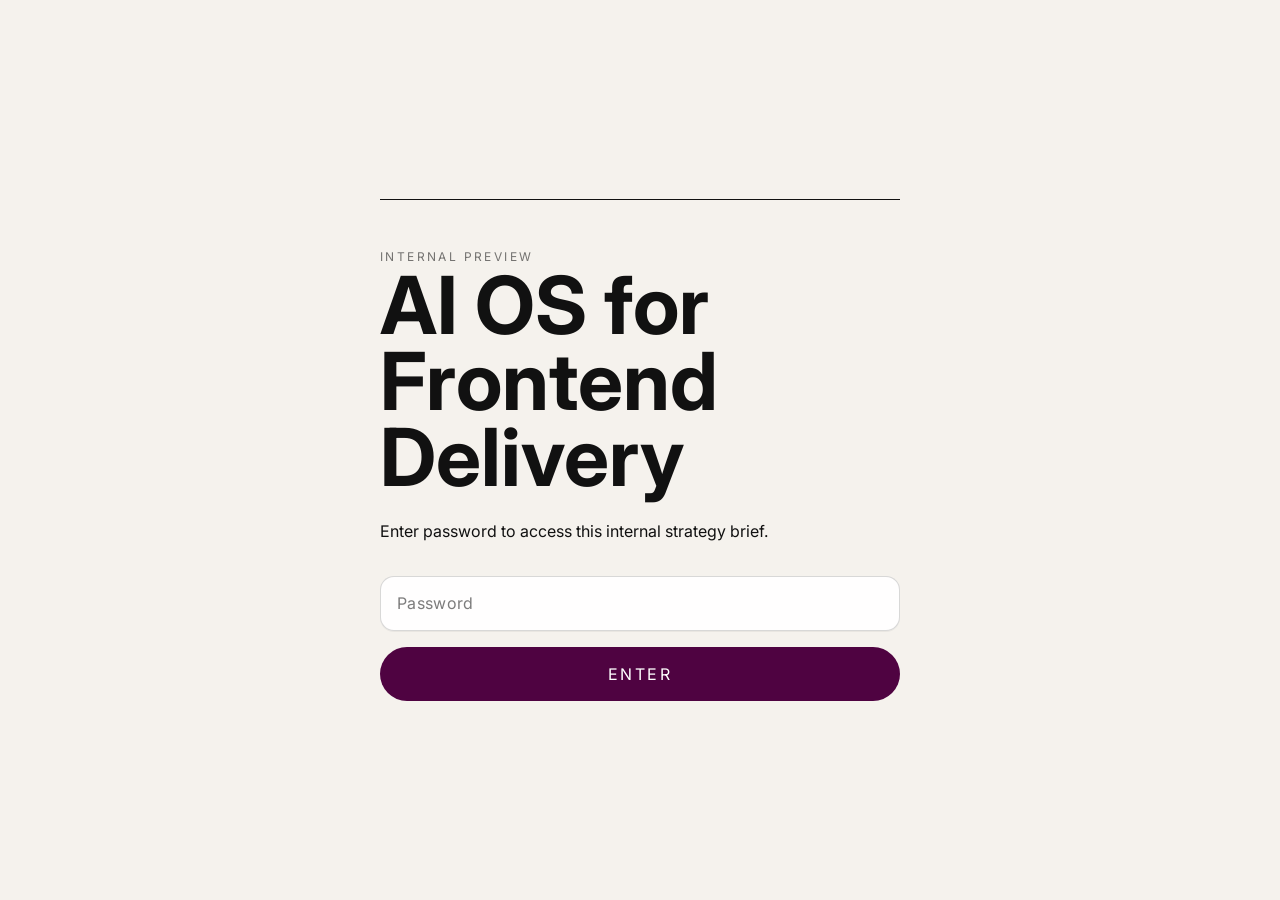
<file: examples/ai-os-work-brief/index.html>
<!doctype html>
<html lang="en" data-theme="light">
  <head>
    <meta charset="utf-8" />
    <meta name="viewport" content="width=device-width, initial-scale=1" />
    <meta name="color-scheme" content="light dark" />
    <meta
      name="description"
      content="AI OS for Frontend Delivery — an internal strategy brief for building, validating, and scaling frontend work."
    />
    <title>AI OS for Frontend Delivery</title>

    <link rel="preconnect" href="https://fonts.googleapis.com" />
    <link rel="preconnect" href="https://fonts.gstatic.com" crossorigin />
    <link
      href="https://fonts.googleapis.com/css2?family=Inter:wght@400;500;600;700&display=swap"
      rel="stylesheet"
    />
    <link rel="stylesheet" href="./styles.css" />
  </head>

  <body>
    <!-- PASSWORD GATE -->
  <div id="gate" class="gate">
    <div class="gate-inner">
      <p class="section-label">INTERNAL PREVIEW</p>
      <h1>AI OS for<br />Frontend Delivery</h1>
      <p>Enter password to access this internal strategy brief.</p>

      <input
        type="password"
        id="password"
        placeholder="Password"
        autocomplete="current-password"
      />

      <button class="gate-button" type="button" onclick="checkPassword()">Enter</button>

      <p id="gate-error" class="gate-error" hidden>
        Incorrect password.
      </p>
    </div>
  </div>
   <!-- PAGE CONTENT -->
  <div id="content-wrap" style="display: none;">
    <a class="skip-link" href="#content">Skip to content</a>

    <header class="site-header" role="banner">
      <div class="container header-inner">
        <div class="brand">
          <span class="brand-mark" aria-hidden="true"></span>
          <span class="brand-text">Liberty London internal — frontend</span>
        </div>

        <nav class="site-nav" aria-label="Page">
          <a class="nav-link" href="#summary">Summary</a>
          <a class="nav-link" href="#problems">Problems</a>
          <a class="nav-link" href="#system">System</a>
          <a class="nav-link" href="#use-cases">Use cases</a>
          <a class="nav-link" href="#ask">Ask</a>
          <button class="theme-toggle" type="button" data-theme-toggle aria-pressed="false">
            <span class="theme-toggle__mode" data-theme-toggle-label>Light</span>
          </button>
        </nav>
      </div>
      <div class="container">
        <div class="hairline" aria-hidden="true"></div>
      </div>
    </header>

    <main id="content" class="site-main">
      <!-- INTRO / HERO → SUMMARY (sticky rail only across this block) -->
      <div class="intro">
        <div class="container intro-grid">
          <div class="intro-left">
            <!-- SECTION 00 / HERO -->
            <section class="section hero" aria-labelledby="hero-title">
              <div class="reveal">
                <p class="kicker">Work AI OS</p>
                <h1 id="hero-title" class="hero-title">
                  AI OS for<br />
                  Frontend<br />
                  Delivery
                </h1>
                <p class="hero-subtitle">
                  A structured system for how frontend work is built, validated, and
                  scaled —  across SFCC, Amplience, Dynamic Yield, and the Email Design System.
                </p>

                <ul class="outcomes" aria-label="Outcomes">
                  <li><span class="dot" aria-hidden="true"></span>Faster delivery</li>
                  <li>
                    <span class="dot" aria-hidden="true"></span>More consistency
                  </li>
                  <li>
                    <span class="dot" aria-hidden="true"></span>Less repeat work
                  </li>
                </ul>
              </div>
            </section>
            <!-- SECTION 01 / EXECUTIVE SUMMARY -->
            <section class="section" id="summary" aria-labelledby="summary-title">
              <div class="section-head reveal">
                <p class="section-label">SECTION 01 / SUMMARY</p>
                <h2 id="summary-title" class="section-title">
                  A system for<br />
                  frontend delivery.
                </h2>
              </div>

              <div class="prose reveal">
                <p class="lead">
                  Structuring how work is done. Assigning clear roles to tools. Turning
                  outputs into reusable systems.
                </p>
                
                <p class="muted">
                  This is not “AI writing code.” It’s a deliberate operating system:
                  reasoning before execution, controlled changes, and a repo that
                  preserves decisions.
                </p>
              </div>
            </section>
          </div>

          <aside class="hero-aside intro-rail reveal" aria-label="At a glance">
            <div class="rail">
              <div class="rail-item">
                <div class="rail-label">SCOPE</div>
                <div class="rail-title">Frontend</div>
                <div class="rail-body">
                  SFCC, Amplience, Dynamic Yield, Email Design, Performance.
                </div>
              </div>

              <div class="rail-divider" aria-hidden="true"></div>

              <div class="rail-item">
                <div class="rail-label">SHAPE</div>
                <div class="rail-title">Think → Build → Store → Reuse</div>
                <div class="rail-body">A full loop. Each stage owned by one tool.</div>
              </div>

              <div class="rail-divider" aria-hidden="true"></div>

              <div class="rail-item">
                <div class="rail-label">STATUS</div>
                <div class="rail-title">In use</div>
                <div class="rail-body">Personal pilot. Ready to harden and share.</div>
              </div>
            </div>
          </aside>
        </div>
      </div>

      <!-- SECTION 02 / CURRENT PROBLEMS -->
      <section class="section" id="problems" aria-labelledby="problems-title">
        <div class="container">
          <div class="section-head reveal">
            <p class="section-label">SECTION 02 / PROBLEMS</p>
            <h2 id="problems-title" class="section-title">
              Current problems.
            </h2>
          </div>

          <ol class="problem-list" aria-label="Current problems">
            <li class="problem reveal">
              <div class="problem-index">Problem 01</div>
              <div class="problem-body">
                <h3 class="problem-title">Email fragmentation</h3>
                <p class="problem-strap">Same patterns, parallel implementations.</p>
                <p class="problem-copy">
                  Buttons, headers, and modules exist in slightly-different copies across
                  Responsys and Dynamic Yield templates. Older campaign-based builds carry
                  inconsistencies in responsiveness, spacing, and dark mode — each
                  refactor a manual pass.
                </p>
                <p class="impact">
                  <span class="impact-label">Impact</span>
                  Slower iteration. Inconsistent rendering. Growing QA load.
                </p>
              </div>
            </li>

            <li class="problem reveal">
              <div class="problem-index">Problem 02</div>
              <div class="problem-body">
                <h3 class="problem-title">Amplience &amp; SFCC</h3>
                <p class="problem-strap">Two systems, one boundary, no map.</p>
                <p class="problem-copy">
                  Content types have grown organically. How frontend templates connect
                  to PDP, PLP, slots, and ISML isn't documented in one place. New work
                  begins with time lost understanding existing structures.
                </p>
                <p class="impact">
                  <span class="impact-label">Impact</span>
                  Time lost understanding existing structures. Duplicate types. Brittle
                  templates.
                </p>
              </div>
            </li>

            <li class="problem reveal">
              <div class="problem-index">Problem 03</div>
              <div class="problem-body">
                <h3 class="problem-title">Documentation falls behind delivery</h3>
                <p class="problem-copy">
                  Knowledge lives in code, not in a shared system.
                </p>
              </div>
            </li>

            <li class="problem reveal">
              <div class="problem-index">Problem 04</div>
              <div class="problem-body">
                <h3 class="problem-title">Inconsistent design handoff</h3>
                <p class="problem-copy">
                  Unclear specifications across spacing, states, and tokens — with no shared
                  source between Figma and code.
                </p>
              </div>
            </li>

            <li class="problem reveal">
              <div class="problem-index">Problem 05</div>
              <div class="problem-body">
                <h3 class="problem-title">Repetitive, fragmented workflows</h3>
                <p class="problem-copy">
                  Campaigns and content updates carry their own steps. Effort
                  accumulates and delivery slows.
                </p>
              </div>
            </li>
          </ol>
        </div>
      </section>

      <!-- SECTION 03 / SYSTEM LOOP -->
      <section class="section" id="system" aria-labelledby="system-title">
        <div class="container">
          <div class="section-head reveal">
            <p class="section-label">SECTION 03 / THE SYSTEM</p>
            <h2 id="system-title" class="section-title">
              One loop.<br />
              Four stages.
            </h2>
          </div>

          <div class="stages-grid" role="list" aria-label="System loop stages">
            <article class="stage reveal" role="listitem">
              <header class="stage-head">
                <p class="stage-label">STAGE 01 — THINK</p>
                <h3 class="stage-title">Claude Code</h3>
              </header>
              <p class="stage-copy">Structured reasoning before code. Scope, constraints, edge cases.</p>
              <footer class="stage-foot">STRATEGY &amp; REASONING</footer>
            </article>

            <article class="stage reveal" role="listitem">
              <header class="stage-head">
                <p class="stage-label">STAGE 02 — BUILD</p>
                <h3 class="stage-title">Cursor</h3>
              </header>
              <p class="stage-copy">
                Execution against an explicit plan. Reviewed changes, never unattended.
              </p>
              <footer class="stage-foot">EXECUTION LAYER</footer>
            </article>

            <article class="stage reveal" role="listitem">
              <header class="stage-head">
                <p class="stage-label">STAGE 03 — STORE</p>
                <h3 class="stage-title">GitHub</h3>
              </header>
              <p class="stage-copy">
                Patterns, workflows, decisions and conventions captured in the repo.
              </p>
              <footer class="stage-foot">SYSTEM MEMORY</footer>
            </article>

            <article class="stage reveal" role="listitem">
              <header class="stage-head">
                <p class="stage-label">STAGE 04 — REUSE</p>
                <h3 class="stage-title">Claude Skills + Figma</h3>
              </header>
              <p class="stage-copy">
                Claude Skills and <span class="mono">design.md</span> replay yesterday’s standards into today's work.
              </p>
              <footer class="stage-foot">LEVERAGE</footer>
            </article>
          </div>
        </div>
      </section>

      <!-- SECTION 04 / MAPPED TO REAL WORK -->
      <section class="section" aria-labelledby="mapped-title">
        <div class="container">
          <div class="section-head reveal">
            <p class="section-label">SECTION 03 / THE SYSTEM</p>
            <h2 id="mapped-title" class="section-title">
              How the loop maps<br />
              to real work.
            </h2>
          </div>

          <div class="map-grid reveal" role="table" aria-label="Mapped to real work">
            <div class="map-row" role="row">
              <div class="map-key" role="rowheader">Planning</div>
              <div class="map-val" role="cell">
                Scoping content types, planning refactors, briefing templates before
                code.
              </div>
            </div>
            <div class="map-row" role="row">
              <div class="map-key" role="rowheader">Building</div>
              <div class="map-val" role="cell">
                Frontend components across SFCC, Amplience, Dynamic Yield · Email Design templates · components
                against Figma.
              </div>
            </div>
            <div class="map-row" role="row">
              <div class="map-key" role="rowheader">Storing</div>
              <div class="map-val" role="cell">
                Patterns and workflows captured · <span class="mono">design.md</span> · decisions and audit findings
                filed in the repo.
              </div>
            </div>
            <div class="map-row" role="row">
              <div class="map-key" role="rowheader">Reusing</div>
              <div class="map-val" role="cell">
                Skills enforce accessibility, performance, naming · <span class="mono">design.md</span> replays tokens into
                every component.
              </div>
            </div>
          </div>
        </div>
      </section>

      <!-- SECTION 05 / TOOL ROLES -->
      <section class="section" aria-labelledby="tools-title">
        <div class="container">
          <div class="section-head reveal">
            <p class="section-label">SECTION 03 / THE SYSTEM</p>
            <h2 id="tools-title" class="section-title">
              Four tools.<br />
              Four jobs.<br />
              Nothing exotic.
            </h2>
          </div>

          <div class="tools-grid">
            <article class="tool reveal">
              <h3 class="tool-title">Claude</h3>
              <p class="tool-copy">
                <strong class="tool-phase">Think</strong> — Reasoning, planning, code review. Plans before execution.
              </p>
            </article>
            <article class="tool reveal">
              <h3 class="tool-title">Cursor</h3>
              <p class="tool-copy">
                <strong class="tool-phase">Build</strong> — Code execution inside the repo. Diffs reviewed and committed by hand.
              </p>
            </article>
            <article class="tool reveal">
              <h3 class="tool-title">GitHub</h3>
              <p class="tool-copy">
                <strong class="tool-phase">Store</strong> — System memory. Code, <span class="mono">design.md</span>, decisions, skills — all in the repo.
              </p>
            </article>
            <article class="tool reveal">
              <h3 class="tool-title">Figma</h3>
              <p class="tool-copy">
                <strong class="tool-phase">Reuse</strong> — The design contract. Tokens and specs mirrored into <span class="mono">design.md</span>.
              </p>
            </article>
          </div>
        </div>
      </section>

      <!-- SECTION 06 / STAGE DEEP DIVES -->
      <section class="section" aria-labelledby="dives-title">
        <div class="container">
          <div class="section-head reveal">
            <p class="section-label">SECTION 03 / THE SYSTEM</p>
            <h2 id="dives-title" class="section-title">
              How the loop<br />
              works in practice.
            </h2>
          </div>

          <div class="dives">
            <article class="dive reveal">
              <header class="dive-head">
                <p class="dive-label">STAGE 01 — THINK</p>
                <h3 class="dive-title">Claude Code</h3>
              </header>
              <p class="dive-copy">
                Structured reasoning before any code is written. Scope, constraints, edge cases,
                naming, and the shape of the change — all decided upfront.
              </p>
              <div class="code-block" role="group" aria-label="Example prompt block">
                <div class="code-title">Example prompt</div>
                <pre><code>Plan refactor
— list shared modules across Responsys templates
— group by reuse pattern
— propose partials structure
— flag dark-mode &amp; spacing</code></pre>
              </div>
              <p class="muted">
                <span class="impact-label">In practice</span>
                Before opening the code editor; scope a refactor, draft a content-type plan, write the brief for a campaign template.
              </p>
            </article>

            <article class="dive reveal">
              <header class="dive-head">
                <p class="dive-label">STAGE 02 — BUILD</p>
                <h3 class="dive-title">Cursor</h3>
              </header>
              <p class="dive-copy">
                Execution against the plan. Frontend components across SFCC, Amplience, Dynamic Yield, and Email Design —
                always reviewed, not automated.
              </p>
              <div class="code-block" role="group" aria-label="Workflow block">
                <div class="code-title">Workflow</div>
                <pre><code>Build component
— follow design.md or specific-pattern.md
— reuse existing patterns
— propose change
— wait for review
— commit on approval</code></pre>
              </div>
              <p class="muted">
                <span class="impact-label">In practice</span>
                Cursor works the plan inside the repo. Each change is reviewed step-by-step before it lands on a branch or site.
              </p>
            </article>

            <article class="dive reveal">
              <header class="dive-head">
                <p class="dive-label">STAGE 03 — STORE</p>
                <h3 class="dive-title">GitHub</h3>
              </header>
              <p class="dive-copy">
                Patterns, workflows, decisions, and conventions captured where engineering already looks. The system has
                memory between sessions.
              </p>
              <div class="code-block" role="group" aria-label="Repo structure block">
                <div class="code-title">Stored in the repo</div>
                <pre><code>/system
design.md
skills/
decisions/
workflows/
audits/</code></pre>
              </div>
              <p class="muted">
                <span class="impact-label">In practice</span>
                Audit findings filed alongside the code. Decisions logged with intent. <span class="mono">design.md</span> kept current as part of every change.
              </p>
            </article>

            <article class="dive reveal">
              <header class="dive-head">
                <p class="dive-label">STAGE 04 — REUSE</p>
                <h3 class="dive-title">Claude Skills + Figma</h3>
              </header>
              <p class="dive-copy">
                Yesterday’s standards replayed into today’s work. Skills enforce checks; Figma + <span class="mono">design.md</span> replay tokens into
                every component.
              </p>
              <div class="code-block" role="group" aria-label="Checklist block">
                <div class="code-title">Replayed automatically</div>
                <pre><code>On every task
— accessibility check
— performance budget
— consistent naming
— house conventions
— tokens from design.md</code></pre>
              </div>
              <p class="muted">
                <span class="impact-label">In practice</span>
                A new component starts inside <span class="mono">design.md</span>, inherits skills, and reuses patterns already approved — not rediscovered each time.
              </p>
            </article>
          </div>
        </div>
      </section>

      <!-- SECTION 07 / DESIGN LAYER -->
      <section class="section" aria-labelledby="design-title">
        <div class="container">
          <div class="design-shell">
            <div class="design-left">
              <div class="section-head reveal">
                <p class="section-label">SECTION 03 / THE SYSTEM</p>
                <h2 id="design-title" class="section-title">
                  <span class="mono">design.md</span> —<br />
                  one file that bridges<br />
                  design and code.
                </h2>
              </div>

              <div class="prose reveal">
                <p class="lead">
                  One file in the repo. Tokens, spacing, and component contracts in plain
                  text. Designers, engineers, and AI tools all read the same source.
                </p>
                <p class="muted">
                  → Tokens stay in lockstep with Figma.<br />
                  → Components carry their own contract.<br />
                  → Drift becomes a diff, not a debate.
                </p>
              </div>
            </div>

            <div class="code-block reveal design-code" role="group" aria-label="design.md mini block">
              <div class="code-title">design.md</div>
              <pre><code>## Tokens
color.brand.primary = #4A0E37
color.surface.warm = #F5F2ED
space.grid = 8
radius.button = 0

## Components
Button/Primary
— must support keyboard focus ring
— min hit target: 44px
— track: cta_click(name, position)</code></pre>
            </div>
          </div>
        </div>
      </section>

      <!-- SECTION 08 / SKILLS SYSTEM -->
      <section class="section" aria-labelledby="skills-title">
        <div class="container">
          <div class="section-head reveal">
            <p class="section-label">SECTION 03 / THE SYSTEM</p>
            <h2 id="skills-title" class="section-title">
              Claude Skills replace memory<br />
              with enforcement.
            </h2>
          </div>

          <div class="skills-top">
            <div class="prose reveal">
              <p class="lead">
                A skill is a reusable instruction set Claude follows on every task. Standards enforced at write time —
                not caught in review.
              </p>
            </div>
            <blockquote class="quote reveal">
              <p>
                “Don't trust me to remember.<br />
                Make the system check.”
              </p>
            </blockquote>
          </div>

          <div class="skills-grid">
            <article class="skill reveal">
              <h3 class="skill-title">Accessibility</h3>
              <p class="skill-copy">
                WCAG checks on every component. Contrast, focus order, labelling, keyboard reachability — flagged at write time.
              </p>
            </article>
            <article class="skill reveal">
              <h3 class="skill-title">Performance</h3>
              <p class="skill-copy">
                Budget-aware by default. Image sizing, lazy loading, and weight thresholds surfaced before changes are reviewed.
              </p>
            </article>
            <article class="skill reveal">
              <h3 class="skill-title">Naming</h3>
              <p class="skill-copy">
                Consistent naming and structure. A single pattern across components and campaigns — readable to engineering, marketing, and analytics.
              </p>
            </article>
            <article class="skill reveal">
              <h3 class="skill-title">Conventions</h3>
              <p class="skill-copy">
                House style, without thinking. Folder structure, naming, commit notes — boring, but expensive when ignored.
              </p>
            </article>
          </div>
        </div>
      </section>

      <!-- SECTION 09 / COWORK TIERS -->
      <section class="section" aria-labelledby="tiers-title">
        <div class="container">
          <div class="section-head reveal">
            <p class="section-label">SECTION 03 / THE SYSTEM</p>
            <h2 id="tiers-title" class="section-title">
              Used in tiers —<br />
              reviewed, not automated.
            </h2>
          </div>

          <div class="tiers-grid">
            <article class="tier reveal">
              <h3 class="tier-title">Beginner</h3>
              <p class="tier-copy">
                <span class="impact-label">Use</span>
                Orientation, naming suggestions, copy editing.
              </p>
              <p class="tier-control">
                <span class="impact-label">Control</span>
                No write access. Step-by-step validation.
              </p>
            </article>

            <article class="tier reveal">
              <h3 class="tier-title">Intermediate</h3>
              <p class="tier-copy">
                <span class="impact-label">Use</span>
                Bounded edits in a single component. Reviewed changes, one at a time.
              </p>
              <p class="tier-control">
                <span class="impact-label">Control</span>
                Branch only. Controlled updates. Tests must pass.
              </p>
            </article>

            <article class="tier reveal">
              <h3 class="tier-title">Advanced</h3>
              <p class="tier-copy">
                <span class="impact-label">Use</span>
                Multi-file audits, structured refactors with clear scope.
              </p>
              <p class="tier-control">
                <span class="impact-label">Control</span>
                Plan reviewed first. Manual sign-off on every change.
              </p>
            </article>
          </div>
        </div>
      </section>

      <!-- SECTION 10 / USE CASES -->
      <section class="section" id="use-cases" aria-labelledby="usecases-title">
        <div class="container">
          <div class="section-head reveal">
            <p class="section-label">SECTION 04 / USE CASES</p>
            <h2 id="usecases-title" class="section-title">
              Use cases.
            </h2>
          </div>

          <div class="usecases-table reveal" role="table" aria-label="Use cases table">
            <div class="usecases-row" role="row">
              <div class="usecases-key" role="rowheader">
                <div class="usecases-kicker">Use case 01</div>
                <div class="usecases-title">Email design system refactor(s)</div>
              </div>
              <div class="usecases-val" role="cell">
                <div class="usecases-cells">
                  <div class="uc-cell">
                    <div class="uc-label">Problem</div>
                    <div class="uc-copy">
                      A legacy backlog of campaign templates needs refactor. Modules live in parallel copies across Responsys.
                    </div>
                  </div>
                  <div class="uc-cell">
                    <div class="uc-label">Current pain</div>
                    <div class="uc-copy">
                      Inconsistent rendering, dark mode handling, and spacing across templates. Single changes touch many files.
                    </div>
                  </div>
                  <div class="uc-cell">
                    <div class="uc-label">Solution</div>
                    <div class="uc-copy">
                      Map templates against <span class="mono">design.md</span>, identify inconsistencies, refactor into a shared module set — reviewed, not automated.
                    </div>
                  </div>
                  <div class="uc-cell">
                    <div class="uc-label">Outcome</div>
                    <div class="uc-copy">
                      Faster updates. Reduced QA issues. A scalable component system across the email programme.
                    </div>
                  </div>
                </div>
              </div>
            </div>

            <div class="usecases-row" role="row">
              <div class="usecases-key" role="rowheader">
                <div class="usecases-kicker">Use case 02</div>
                <div class="usecases-title">Amplience template audit</div>
              </div>
              <div class="usecases-val" role="cell">
                <div class="usecases-cells">
                  <div class="uc-cell">
                    <div class="uc-label">Problem</div>
                    <div class="uc-copy">
                      Content types and Handlebars templates have accumulated. Legacy template drift is unmapped.
                    </div>
                  </div>
                  <div class="uc-cell">
                    <div class="uc-label">Current pain</div>
                    <div class="uc-copy">
                      No audit visibility. Old templates stay live because no one has time to confirm they're unused.
                    </div>
                  </div>
                  <div class="uc-cell">
                    <div class="uc-label">Solution</div>
                    <div class="uc-copy">
                      A structured audit of templates and usage — mapping relationships between content types and site output. Reviewed, not automated.
                    </div>
                  </div>
                  <div class="uc-cell">
                    <div class="uc-label">Outcome</div>
                    <div class="uc-copy">
                      A current map of the Amplience &amp; SFCC seam — the artefact we never had time to write by hand.
                    </div>
                  </div>
                </div>
              </div>
            </div>

            <div class="usecases-row" role="row">
              <div class="usecases-key" role="rowheader">
                <div class="usecases-kicker">Use case 03</div>
                <div class="usecases-title">Proactive frontend performance</div>
              </div>
              <div class="usecases-val" role="cell">
                <div class="usecases-cells">
                  <div class="uc-cell">
                    <div class="uc-label">Problem</div>
                    <div class="uc-copy">
                      Performance is measured episodically. Issues across PDP, PLP, and content blocks surface late.
                    </div>
                  </div>
                  <div class="uc-cell">
                    <div class="uc-label">Current pain</div>
                    <div class="uc-copy">
                      Slow issue identification. Regressions live for days before anyone notices, making root cause harder to isolate.
                    </div>
                  </div>
                  <div class="uc-cell">
                    <div class="uc-label">Solution</div>
                    <div class="uc-copy">
                      Routine checks across templates and variants. Potential light integration with staging URLs. Advisory first — reviewed, not automated.
                    </div>
                  </div>
                  <div class="uc-cell">
                    <div class="uc-label">Outcome</div>
                    <div class="uc-copy">
                      Visibility. Faster issue identification. Proactive improvements — not a quarterly project.
                    </div>
                  </div>
                </div>
              </div>
            </div>
          </div>
        </div>
      </section>

      <!-- SECTION 11 / FUTURE VISION -->
      <section class="section" aria-labelledby="future-title">
        <div class="container">
          <div class="section-head reveal">
            <p class="section-label">SECTION 05 / FUTURE</p>
            <h2 id="future-title" class="section-title">
              Where this goes next —<br />
              practical next steps.
            </h2>
          </div>

          <div class="future-grid">
            <article class="future reveal">
              <h3 class="future-title">01 — Live performance dashboard</h3>
              <p class="future-copy">
                A team-visible view rolling up checks across homepage, PDP, PLP, and DY variants — weight, image size, render cost, trend over time.
              </p>
            </article>
            <article class="future reveal">
              <h3 class="future-title">02 — Accessibility monitoring</h3>
              <p class="future-copy">
                Continuous checks across staging surfaced as tickets the moment a regression appears — not weeks later by a user.
              </p>
            </article>
            <article class="future reveal">
              <h3 class="future-title">03 — System-level improvements</h3>
              <p class="future-copy">
                When Figma, <span class="mono">design.md</span>, and shipped components disagree, the system proposes the fix as a reviewed change.
              </p>
            </article>
          </div>

          <p class="closing-line reveal">
            <span class="hairline" aria-hidden="true"></span>
            Each reduces manual work. Together, they turn standards into something the
            system maintains.
          </p>
        </div>
      </section>

      <!-- SECTION 12 / RISK AND CONTROL -->
      <section class="section" aria-labelledby="risk-title">
        <div class="container">
          <div class="section-head reveal">
            <p class="section-label">SECTION 06 / RISK</p>
            <h2 id="risk-title" class="section-title">
              Where AI is used —<br />
              and where it is not.
            </h2>
          </div>

          <div class="two-col">
            <div class="panel reveal" aria-label="Used for">
              <h3 class="panel-title">Used for</h3>
              <ul class="bullets">
                <li>Reasoning and planning before code.</li>
                <li>Bounded code generation in a branch.</li>
                <li>Audits, documentation, scoped refactors.</li>
                <li>Standards enforcement via Claude Skills.</li>
                <li>
                  Supporting structured technical outputs (e.g. briefs, component descriptions)
                </li>
              </ul>
            </div>

            <div class="panel reveal" aria-label="Not used for">
              <h3 class="panel-title">Not used for</h3>
              <ul class="bullets">
                <li>Production deploys.</li>
                <li>Secrets, credentials, customer data.</li>
                <li>Unattended writes to main.</li>
                <li>Decisions about people or scope.</li>
                <li>Anything outside standard review and approval processes.</li>
              </ul>
            </div>
          </div>
        </div>
      </section>

      <!-- SECTION 13 / ASK -->
      <section class="section" id="ask" aria-labelledby="ask-title">
        <div class="container">
          <div class="section-head reveal">
            <p class="section-label">SECTION 07 / ASK</p>
            <h2 id="ask-title" class="section-title">
              Three asks —<br />
              small, sequenced,<br />
              reversible.
            </h2>
          </div>

          <ol class="ask-list" aria-label="Three asks">
            <li class="ask-item reveal">
              <div class="ask-index">01</div>
              <div class="ask-body">
                <h3 class="ask-title">Cursor subscription</h3>
                <p class="ask-copy">
                  (+ maybe more lightweight apps…) The execution layer. Already in personal use.
                </p>
              </div>
            </li>
            <li class="ask-item reveal">
              <div class="ask-index">02</div>
              <div class="ask-body">
                <h3 class="ask-title">Time to harden the system</h3>
                <p class="ask-copy">
                  Document skills, write <span class="mono">design.md</span>, prepare a tier-one
                  rollout.
                </p>
              </div>
            </li>
            <li class="ask-item reveal">
              <div class="ask-index">03</div>
              <div class="ask-body">
                <h3 class="ask-title">A path to team rollout</h3>
                <p class="ask-copy">
                  Once stable, share with team under the same risk tiers.
                </p>
              </div>
            </li>
          </ol>
        </div>
      </section>

      <!-- SECTION 14 / CLOSING -->
      <section class="section closing" aria-labelledby="closing-title">
        <div class="container">
          <div class="closing-inner reveal">
            <p class="section-label">SECTION 08 / CLOSING</p>
            <h2 id="closing-title" class="closing-title">
              This is about systems,<br />
              not tools.
            </h2>
            <p class="closing-sub">
              TOOLS CHANGE. THE SYSTEM COMPOUNDS. END.
            </p>
          </div>
        </div>
      </section>
    </main>

    <footer class="site-footer">
      <div class="container footer-inner">
        <div class="footer-left">
          <p class="footer-title">AI OS for Frontend Delivery</p>
          <p class="footer-sub">Internal strategy brief.</p>
        </div>
        <div class="footer-right">
          <a class="to-top" href="#content">Back to top</a>
        </div>
      </div>
    </footer>

    <script src="./script.js" defer></script>
  </body>
</html>
</file>
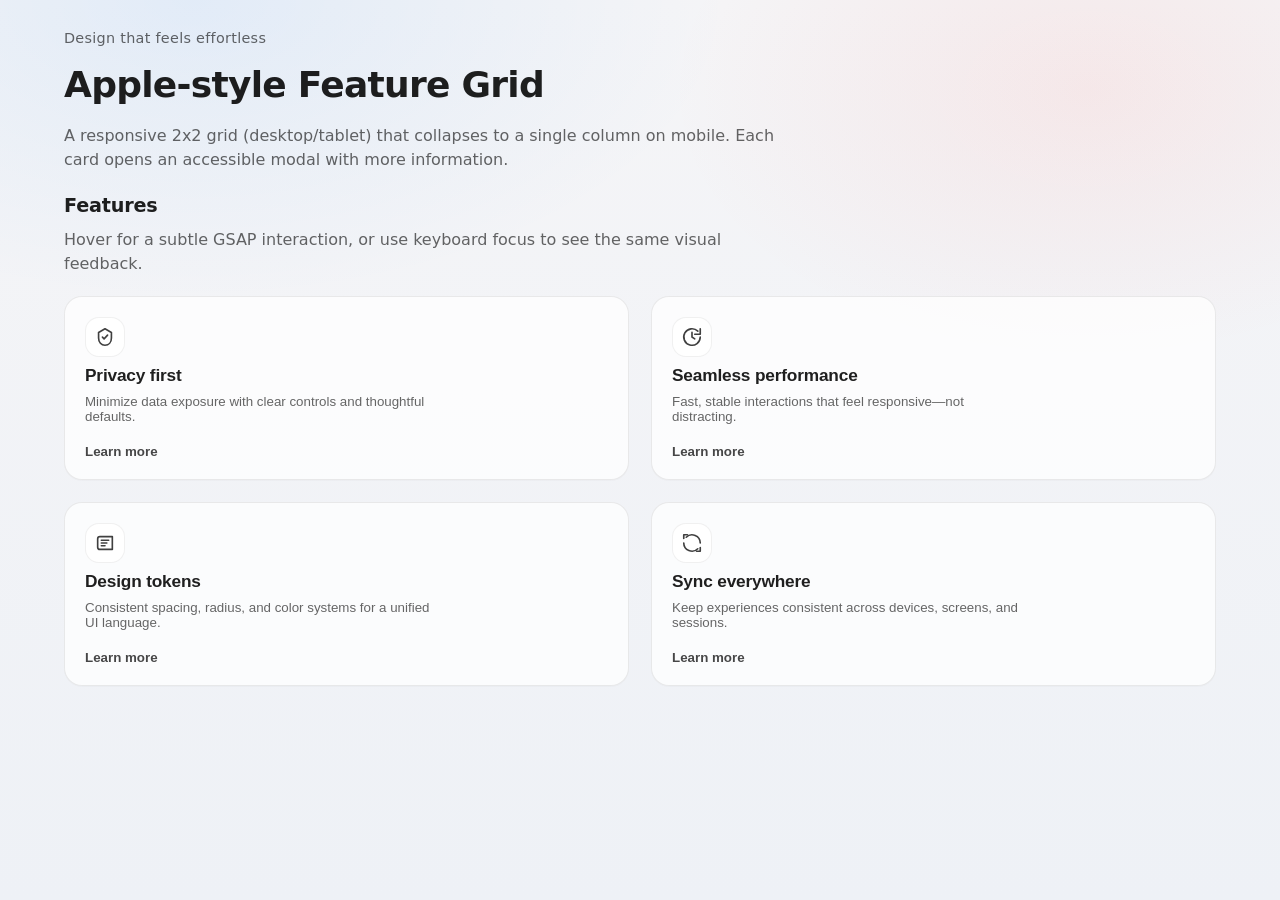
<file: examples/apple-feature-grid/index.html>
<!doctype html>
<html lang="en">
  <head>
    <meta charset="utf-8" />
    <meta name="viewport" content="width=device-width, initial-scale=1" />
    <title>Apple-style Feature Grid</title>
    <link rel="stylesheet" href="styles.css" />
    <script src="https://cdn.jsdelivr.net/npm/gsap@3.12.5/dist/gsap.min.js"></script>
  </head>
  <body>
    <header class="page-header">
      <div class="container">
        <p class="eyebrow">Design that feels effortless</p>
        <h1>Apple-style Feature Grid</h1>
        <p class="subhead">
          A responsive 2x2 grid (desktop/tablet) that collapses to a single column on mobile. Each card opens an
          accessible modal with more information.
        </p>
      </div>
    </header>

    <main class="container">
      <section class="feature-section" aria-labelledby="features-heading">
        <div class="section-head">
          <h2 id="features-heading">Features</h2>
          <p class="section-subhead">
            Hover for a subtle GSAP interaction, or use keyboard focus to see the same visual feedback.
          </p>
        </div>

        <div class="card-grid" role="list" aria-label="Feature cards">
          <article class="card-slot" role="listitem">
            <button
              class="feature-card"
              type="button"
              data-modal="modal-privacy"
              aria-haspopup="dialog"
              aria-controls="modal-privacy"
            >
              <div class="card-inner">
                <span class="card-icon" aria-hidden="true">
                  <svg viewBox="0 0 24 24" width="22" height="22" fill="none" stroke="currentColor" stroke-width="1.8">
                    <path
                      d="M12 3l7 4v6c0 5-3 8-7 8s-7-3-7-8V7l7-4z"
                      stroke-linecap="round"
                      stroke-linejoin="round"
                    />
                    <path
                      d="M9.2 12.2l1.8 1.8 3.8-4"
                      stroke-linecap="round"
                      stroke-linejoin="round"
                    />
                  </svg>
                </span>
                <h3 class="card-title">Privacy first</h3>
                <p class="card-summary">Minimize data exposure with clear controls and thoughtful defaults.</p>
                <span class="card-cta"
                  >Learn more<span class="sr-only"> about Privacy first</span></span
                >
              </div>
            </button>
          </article>

          <article class="card-slot" role="listitem">
            <button
              class="feature-card"
              type="button"
              data-modal="modal-performance"
              aria-haspopup="dialog"
              aria-controls="modal-performance"
            >
              <div class="card-inner">
                <span class="card-icon" aria-hidden="true">
                  <svg viewBox="0 0 24 24" width="22" height="22" fill="none" stroke="currentColor" stroke-width="1.8">
                    <path
                      d="M21 12a9 9 0 1 1-2.64-6.36"
                      stroke-linecap="round"
                      stroke-linejoin="round"
                    />
                    <path d="M21 3v6h-6" stroke-linecap="round" stroke-linejoin="round" />
                    <path
                      d="M12 7v5l3 2"
                      stroke-linecap="round"
                      stroke-linejoin="round"
                    />
                  </svg>
                </span>
                <h3 class="card-title">Seamless performance</h3>
                <p class="card-summary">Fast, stable interactions that feel responsive—not distracting.</p>
                <span class="card-cta"
                  >Learn more<span class="sr-only"> about Seamless performance</span></span
                >
              </div>
            </button>
          </article>

          <article class="card-slot" role="listitem">
            <button
              class="feature-card"
              type="button"
              data-modal="modal-design-tokens"
              aria-haspopup="dialog"
              aria-controls="modal-design-tokens"
            >
              <div class="card-inner">
                <span class="card-icon" aria-hidden="true">
                  <svg viewBox="0 0 24 24" width="22" height="22" fill="none" stroke="currentColor" stroke-width="1.8">
                    <path
                      d="M4 7.5C4 6.12 5.12 5 6.5 5H20v14H6.5C5.12 19 4 17.88 4 16.5v-9z"
                      stroke-linecap="round"
                      stroke-linejoin="round"
                    />
                    <path
                      d="M8 9h8M8 12h6M8 15h4"
                      stroke-linecap="round"
                      stroke-linejoin="round"
                    />
                  </svg>
                </span>
                <h3 class="card-title">Design tokens</h3>
                <p class="card-summary">Consistent spacing, radius, and color systems for a unified UI language.</p>
                <span class="card-cta"
                  >Learn more<span class="sr-only"> about Design tokens</span></span
                >
              </div>
            </button>
          </article>

          <article class="card-slot" role="listitem">
            <button
              class="feature-card"
              type="button"
              data-modal="modal-sync"
              aria-haspopup="dialog"
              aria-controls="modal-sync"
            >
              <div class="card-inner">
                <span class="card-icon" aria-hidden="true">
                  <svg viewBox="0 0 24 24" width="22" height="22" fill="none" stroke="currentColor" stroke-width="1.8">
                    <path
                      d="M21 12a9 9 0 0 0-15.3-6.3"
                      stroke-linecap="round"
                      stroke-linejoin="round"
                    />
                    <path d="M7 3H3v4" stroke-linecap="round" stroke-linejoin="round" />
                    <path
                      d="M3 12a9 9 0 0 0 15.3 6.3"
                      stroke-linecap="round"
                      stroke-linejoin="round"
                    />
                    <path d="M17 21h4v-4" stroke-linecap="round" stroke-linejoin="round" />
                  </svg>
                </span>
                <h3 class="card-title">Sync everywhere</h3>
                <p class="card-summary">Keep experiences consistent across devices, screens, and sessions.</p>
                <span class="card-cta"
                  >Learn more<span class="sr-only"> about Sync everywhere</span></span
                >
              </div>
            </button>
          </article>
        </div>
      </section>
    </main>

    <!-- Modal: Privacy first -->
    <div
      class="modal"
      id="modal-privacy"
      role="dialog"
      aria-modal="true"
      aria-hidden="true"
      aria-labelledby="modal-privacy-title"
      tabindex="-1"
    >
      <div class="modal__overlay" data-modal-close="modal-privacy" aria-hidden="true"></div>
      <div class="modal__dialog" role="document">
        <div class="modal__header">
          <h2 class="modal__title" id="modal-privacy-title">Privacy first</h2>
          <button type="button" class="modal__close" data-modal-close="modal-privacy" aria-label="Close dialog">
            <span aria-hidden="true">×</span>
          </button>
        </div>
        <div class="modal__body">
          <p>
            This is where your product narrative lives. Keep it clear, short, and specific—so users understand what
            they get and why it matters.
          </p>
          <ul class="modal__list">
            <li>Accessible controls with keyboard-first interaction.</li>
            <li>Respectful defaults that reduce surprise.</li>
            <li>Transparent UI that explains outcomes before actions.</li>
          </ul>
        </div>
      </div>
    </div>

    <!-- Modal: Seamless performance -->
    <div
      class="modal"
      id="modal-performance"
      role="dialog"
      aria-modal="true"
      aria-hidden="true"
      aria-labelledby="modal-performance-title"
      tabindex="-1"
    >
      <div class="modal__overlay" data-modal-close="modal-performance" aria-hidden="true"></div>
      <div class="modal__dialog" role="document">
        <div class="modal__header">
          <h2 class="modal__title" id="modal-performance-title">Seamless performance</h2>
          <button
            type="button"
            class="modal__close"
            data-modal-close="modal-performance"
            aria-label="Close dialog"
          >
            <span aria-hidden="true">×</span>
          </button>
        </div>
        <div class="modal__body">
          <p>
            Micro-interactions should feel smooth and intentional. Keep them subtle, avoid motion overload, and always
            respect reduced-motion preferences.
          </p>
          <ul class="modal__list">
            <li>GSAP hover that enhances feedback without distracting.</li>
            <li>Visible focus rings for keyboard users.</li>
            <li>Modal animations that degrade gracefully.</li>
          </ul>
        </div>
      </div>
    </div>

    <!-- Modal: Design tokens -->
    <div
      class="modal"
      id="modal-design-tokens"
      role="dialog"
      aria-modal="true"
      aria-hidden="true"
      aria-labelledby="modal-design-tokens-title"
      tabindex="-1"
    >
      <div class="modal__overlay" data-modal-close="modal-design-tokens" aria-hidden="true"></div>
      <div class="modal__dialog" role="document">
        <div class="modal__header">
          <h2 class="modal__title" id="modal-design-tokens-title">Design tokens</h2>
          <button
            type="button"
            class="modal__close"
            data-modal-close="modal-design-tokens"
            aria-label="Close dialog"
          >
            <span aria-hidden="true">×</span>
          </button>
        </div>
        <div class="modal__body">
          <p>
            A token-driven system keeps UI consistent and makes iteration faster—especially for spacing, radius,
            typography, and shadows.
          </p>
          <ul class="modal__list">
            <li>Rounded surfaces and subtle borders for depth.</li>
            <li>Consistent spacing scale for rhythm.</li>
            <li>Color tokens that preserve contrast.</li>
          </ul>
        </div>
      </div>
    </div>

    <!-- Modal: Sync everywhere -->
    <div
      class="modal"
      id="modal-sync"
      role="dialog"
      aria-modal="true"
      aria-hidden="true"
      aria-labelledby="modal-sync-title"
      tabindex="-1"
    >
      <div class="modal__overlay" data-modal-close="modal-sync" aria-hidden="true"></div>
      <div class="modal__dialog" role="document">
        <div class="modal__header">
          <h2 class="modal__title" id="modal-sync-title">Sync everywhere</h2>
          <button type="button" class="modal__close" data-modal-close="modal-sync" aria-label="Close dialog">
            <span aria-hidden="true">×</span>
          </button>
        </div>
        <div class="modal__body">
          <p>
            Great experiences look consistent across devices. Use responsive layout strategies and keep interactive
            patterns consistent.
          </p>
          <ul class="modal__list">
            <li>Grid collapses to a single column on mobile.</li>
            <li>Same focus/keyboard interactions everywhere.</li>
            <li>Balanced motion that respects user preferences.</li>
          </ul>
        </div>
      </div>
    </div>

    <script>
      (() => {
        const reduceMotion = window.matchMedia("(prefers-reduced-motion: reduce)").matches;
        const mainEl = document.querySelector("main");
        let lastFocusedEl = null;
        let currentModal = null;

        function getFocusable(container) {
          return Array.from(
            container.querySelectorAll(
              'a[href], button:not([disabled]), input:not([disabled]), select:not([disabled]), textarea:not([disabled]), [tabindex]:not([tabindex="-1"])'
            )
          ).filter((el) => !el.hasAttribute("aria-hidden"));
        }

        function trapFocus(event) {
          if (!currentModal) return;
          if (event.key !== "Tab") return;
          const focusables = getFocusable(currentModal);
          if (focusables.length === 0) return;

          const first = focusables[0];
          const last = focusables[focusables.length - 1];
          const active = document.activeElement;

          if (event.shiftKey) {
            if (active === first || !currentModal.contains(active)) {
              event.preventDefault();
              last.focus();
            }
          } else {
            if (active === last) {
              event.preventDefault();
              first.focus();
            }
          }
        }

        function openModal(modal) {
          currentModal = modal;
          lastFocusedEl = document.activeElement;

          modal.classList.add("is-open");
          modal.setAttribute("aria-hidden", "false");

          if (mainEl) mainEl.setAttribute("aria-hidden", "true");
          document.body.style.overflow = "hidden";

          const focusables = getFocusable(modal);
          const toFocus = focusables[0] || modal;
          toFocus.focus();

          modal.addEventListener("keydown", trapFocus);
        }

        function closeModal(modal) {
          modal.classList.remove("is-open");
          modal.setAttribute("aria-hidden", "true");

          if (mainEl) mainEl.removeAttribute("aria-hidden");
          document.body.style.overflow = "";

          modal.removeEventListener("keydown", trapFocus);
          currentModal = null;

          if (lastFocusedEl && typeof lastFocusedEl.focus === "function") lastFocusedEl.focus();
        }

        // Open modal handlers
        const cardButtons = document.querySelectorAll(".feature-card[data-modal]");
        cardButtons.forEach((btn) => {
          btn.addEventListener("click", () => {
            const id = btn.getAttribute("data-modal");
            const modal = document.getElementById(id);
            if (!modal) return;
            openModal(modal);
          });
        });

        // Close modal handlers (overlay + close button)
        const closeButtons = document.querySelectorAll("[data-modal-close]");
        closeButtons.forEach((el) => {
          el.addEventListener("click", () => {
            const id = el.getAttribute("data-modal-close");
            const modal = document.getElementById(id);
            if (!modal) return;
            closeModal(modal);
          });
        });

        // Escape key closes modal
        document.addEventListener("keydown", (event) => {
          if (!currentModal) return;
          if (event.key === "Escape") {
            event.preventDefault();
            closeModal(currentModal);
          }
        });

        // GSAP hover interaction
        const cards = document.querySelectorAll(".feature-card");
        function hoverIn(card) {
          if (reduceMotion) return;
          if (window.gsap) {
            window.gsap.to(card, {
              y: -8,
              scale: 1.02,
              duration: 0.22,
              ease: "power2.out",
            });
          }
        }
        function hoverOut(card) {
          if (reduceMotion) return;
          if (window.gsap) {
            window.gsap.to(card, {
              y: 0,
              scale: 1,
              duration: 0.18,
              ease: "power2.out",
            });
          }
        }

        cards.forEach((card) => {
          card.addEventListener("mouseenter", () => hoverIn(card));
          card.addEventListener("mouseleave", () => hoverOut(card));
          // Mirror hover with keyboard focus for accessibility.
          card.addEventListener("focus", () => hoverIn(card));
          card.addEventListener("blur", () => hoverOut(card));
        });
      })();
    </script>
  </body>
</html>
</file>
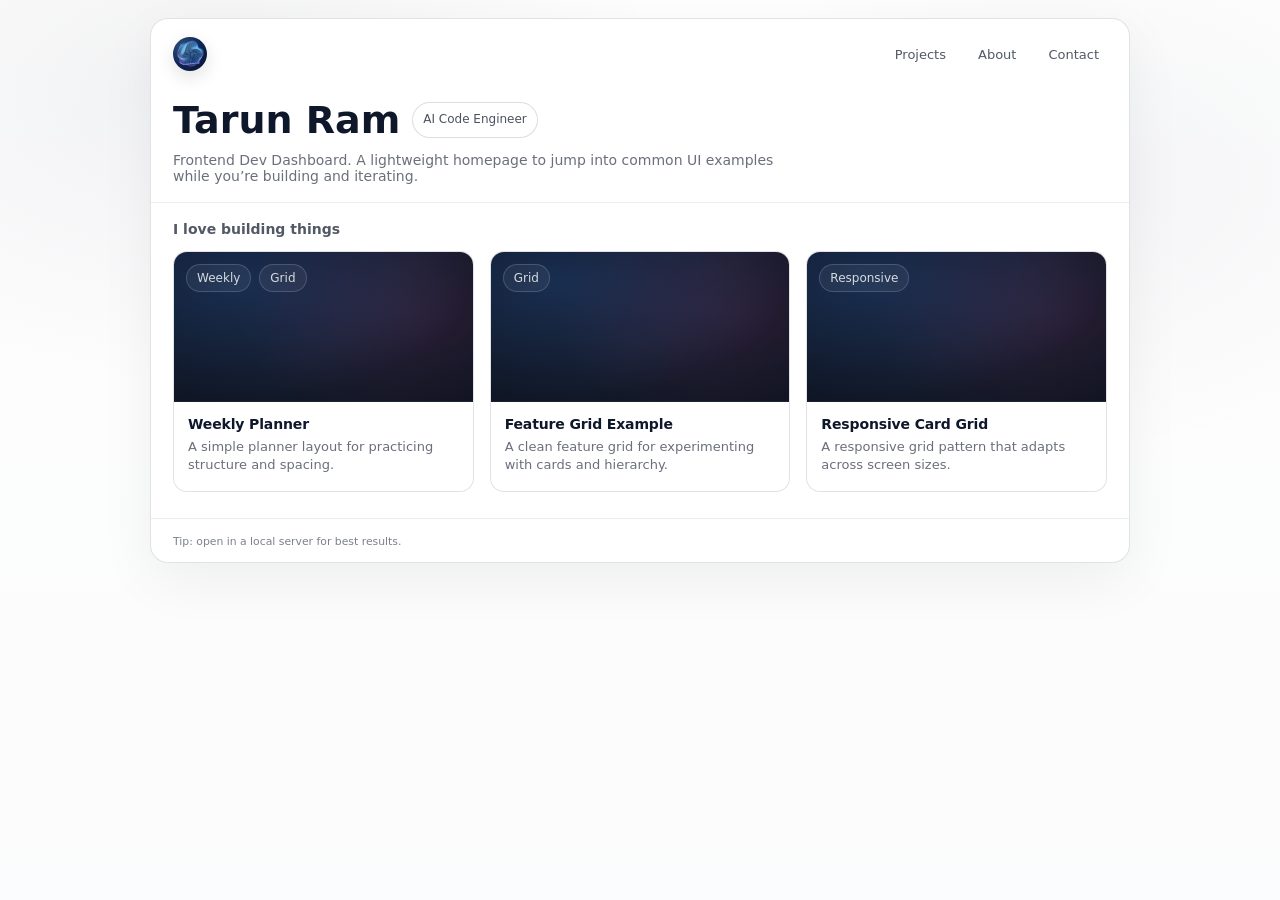
<file: examples/dev-dashboard/index.html>
<!doctype html>
<html lang="en">
  <head>
    <meta charset="utf-8" />
    <meta name="viewport" content="width=device-width, initial-scale=1" />
    <title>Frontend Dev Dashboard</title>
    <link rel="icon" href="./favicon.ico" sizes="any" />
    <link rel="icon" type="image/png" href="./favicon.png" />
    <link rel="apple-touch-icon" href="./favicon.png" />
    <link rel="stylesheet" href="./styles.css" />
  </head>
  <body>
    <div class="page">
      <div class="container vt-shell">
        <header class="topbar">
          <div class="brand" aria-label="Site brand">
            <div class="avatar" aria-hidden="true"></div>
          </div>

          <nav class="nav" aria-label="Primary">
            <a href="#projects">Projects</a>
            <a href="#about">About</a>
            <a href="#contact">Contact</a>
          </nav>
        </header>

        <header class="hero" id="about">
          <div class="hero-title">
            <h1>Tarun Ram</h1>
            <span class="pill" aria-label="Tag">AI Code Engineer</span>
          </div>
          <p class="intro">
            Frontend Dev Dashboard.
            A lightweight homepage to jump into common UI examples while you’re
            building and iterating.
          </p>
        </header>

        <main class="content" id="projects" aria-label="Example links">
          <section class="section">
            <h2 class="section-title">I love building things</h2>

            <div class="grid">
              <article class="card">
                <a
                  class="card-link"
                  href="../weekly-planner/"
                  aria-label="Open Weekly Planner example"
                  data-transition-link
                >
                  <div class="thumb" aria-hidden="true">
                    <div class="thumb-labels" aria-hidden="true">
                      <span class="thumb-label">Weekly</span>
                      <span class="thumb-label">Grid</span>
                    </div>
                  </div>
                  <div class="card-body">
                    <h3>Weekly Planner</h3>
                    <p>A simple planner layout for practicing structure and spacing.</p>
                  </div>
                </a>
              </article>

              <article class="card">
                <a
                  class="card-link"
                  href="../feature-grid/"
                  aria-label="Open Feature Grid example"
                  data-transition-link
                >
                  <div class="thumb" aria-hidden="true">
                    <div class="thumb-labels" aria-hidden="true">
                      <span class="thumb-label">Grid</span>
                    </div>
                  </div>
                  <div class="card-body">
                    <h3>Feature Grid Example</h3>
                    <p>A clean feature grid for experimenting with cards and hierarchy.</p>
                  </div>
                </a>
              </article>

              <article class="card">
                <a
                  class="card-link"
                  href="../responsive-card-grid/"
                  aria-label="Open Responsive Card Grid example"
                  data-transition-link
                >
                  <div class="thumb" aria-hidden="true">
                    <div class="thumb-labels" aria-hidden="true">
                      <span class="thumb-label">Responsive</span>
                    </div>
                  </div>
                  <div class="card-body">
                    <h3>Responsive Card Grid</h3>
                    <p>A responsive grid pattern that adapts across screen sizes.</p>
                  </div>
                </a>
              </article>
            </div>
          </section>
        </main>

        <footer class="footer" id="contact">
          <small>Tip: open in a local server for best results.</small>
        </footer>
      </div>
    </div>
    <script>
      (function () {
        const supportsViewTransitions =
          typeof document.startViewTransition === "function";
        if (!supportsViewTransitions) return;

        const isModifiedEvent = (event) =>
          event.metaKey ||
          event.ctrlKey ||
          event.shiftKey ||
          event.altKey ||
          event.button !== 0;

        const isEligibleLink = (link, event) => {
          if (!link) return false;
          if (isModifiedEvent(event)) return false;
          if (link.target && link.target !== "_self") return false;
          if (link.hasAttribute("download")) return false;
          const href = link.getAttribute("href");
          if (!href || href.startsWith("#") || href.startsWith("mailto:")) return false;
          const destination = new URL(link.href, window.location.href);
          if (destination.origin !== window.location.origin) return false;
          if (destination.pathname === window.location.pathname) return false;
          return true;
        };

        document.addEventListener("click", (event) => {
          const link = event.target.closest("a[data-transition-link]");
          if (!isEligibleLink(link, event)) return;

          event.preventDefault();
          document.documentElement.classList.add("is-routing");

          document.startViewTransition(() => {
            window.location.assign(link.href);
          });
        });
      })();
    </script>
  </body>
</html>
</file>
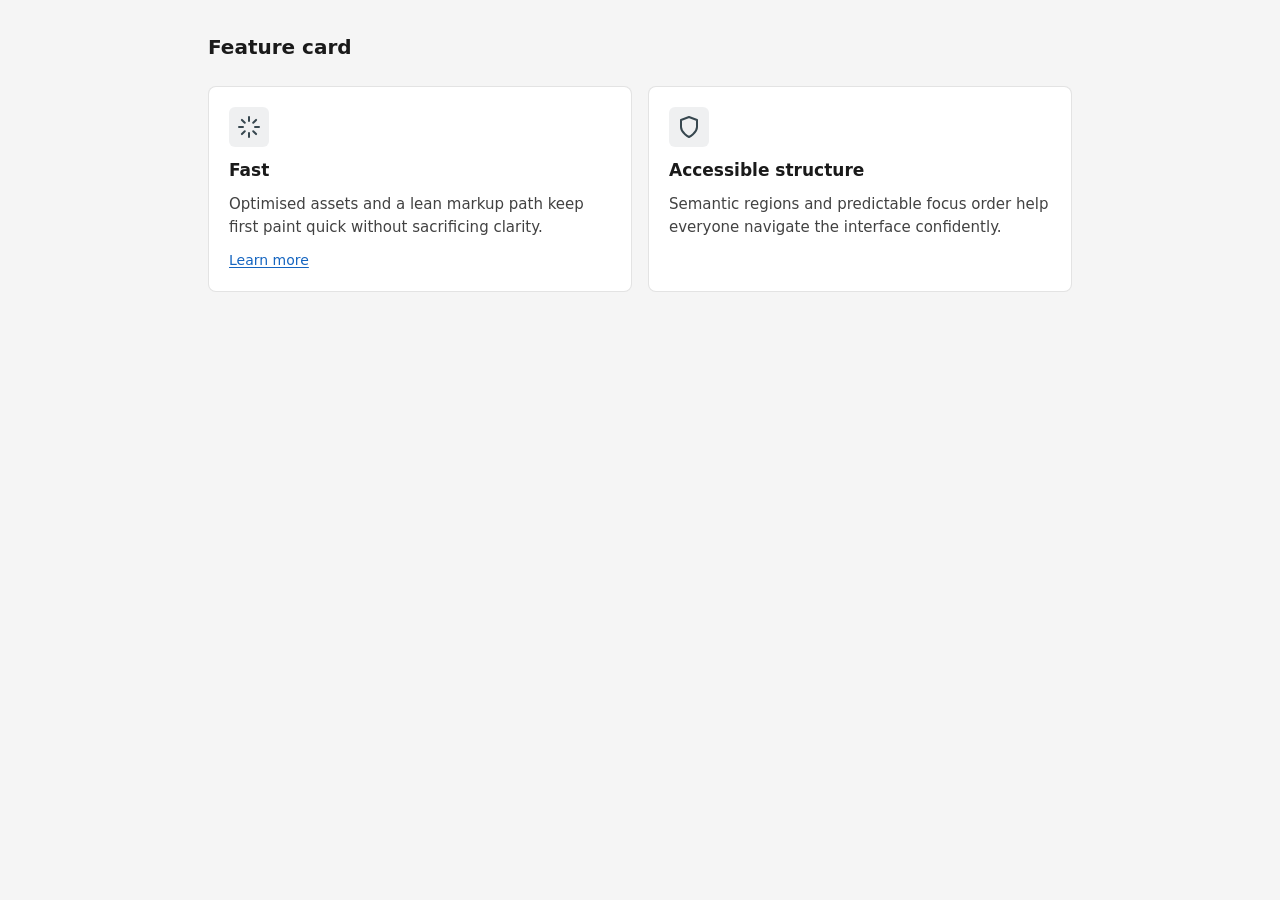
<file: examples/feature-card/index.html>
<!DOCTYPE html>
<html lang="en">
  <head>
    <meta charset="utf-8" />
    <meta name="viewport" content="width=device-width, initial-scale=1" />
    <title>Feature card</title>
    <link rel="stylesheet" href="styles.css" />
  </head>
  <body>
    <main class="demo">
      <h1 class="demo__title">Feature card</h1>

      <ul class="demo__grid" role="list">
        <li>
          <article class="feature-card">
            <div class="feature-card__icon" aria-hidden="true">
              <svg class="feature-card__icon-svg" viewBox="0 0 24 24" width="24" height="24" fill="none" stroke="currentColor" stroke-width="2" stroke-linecap="round" stroke-linejoin="round">
                <path d="M12 2v4M12 18v4M4.93 4.93l2.83 2.83M16.24 16.24l2.83 2.83M2 12h4M18 12h4M4.93 19.07l2.83-2.83M16.24 7.76l2.83-2.83" />
              </svg>
            </div>
            <h2 class="feature-card__heading">Fast</h2>
            <p class="feature-card__description">
              Optimised assets and a lean markup path keep first paint quick without sacrificing clarity.
            </p>
            <a class="feature-card__cta" href="#details-fast">Learn more</a>
          </article>
        </li>
        <li>
          <article class="feature-card">
            <div class="feature-card__icon" aria-hidden="true">
              <svg class="feature-card__icon-svg" viewBox="0 0 24 24" width="24" height="24" fill="none" stroke="currentColor" stroke-width="2" stroke-linecap="round" stroke-linejoin="round">
                <path d="M12 22s8-4 8-10V5l-8-3-8 3v7c0 6 8 10 8 10z" />
              </svg>
            </div>
            <h2 class="feature-card__heading">Accessible structure</h2>
            <p class="feature-card__description">
              Semantic regions and predictable focus order help everyone navigate the interface confidently.
            </p>
          </article>
        </li>
        
      </ul>
    </main>
  </body>
</html>
</file>
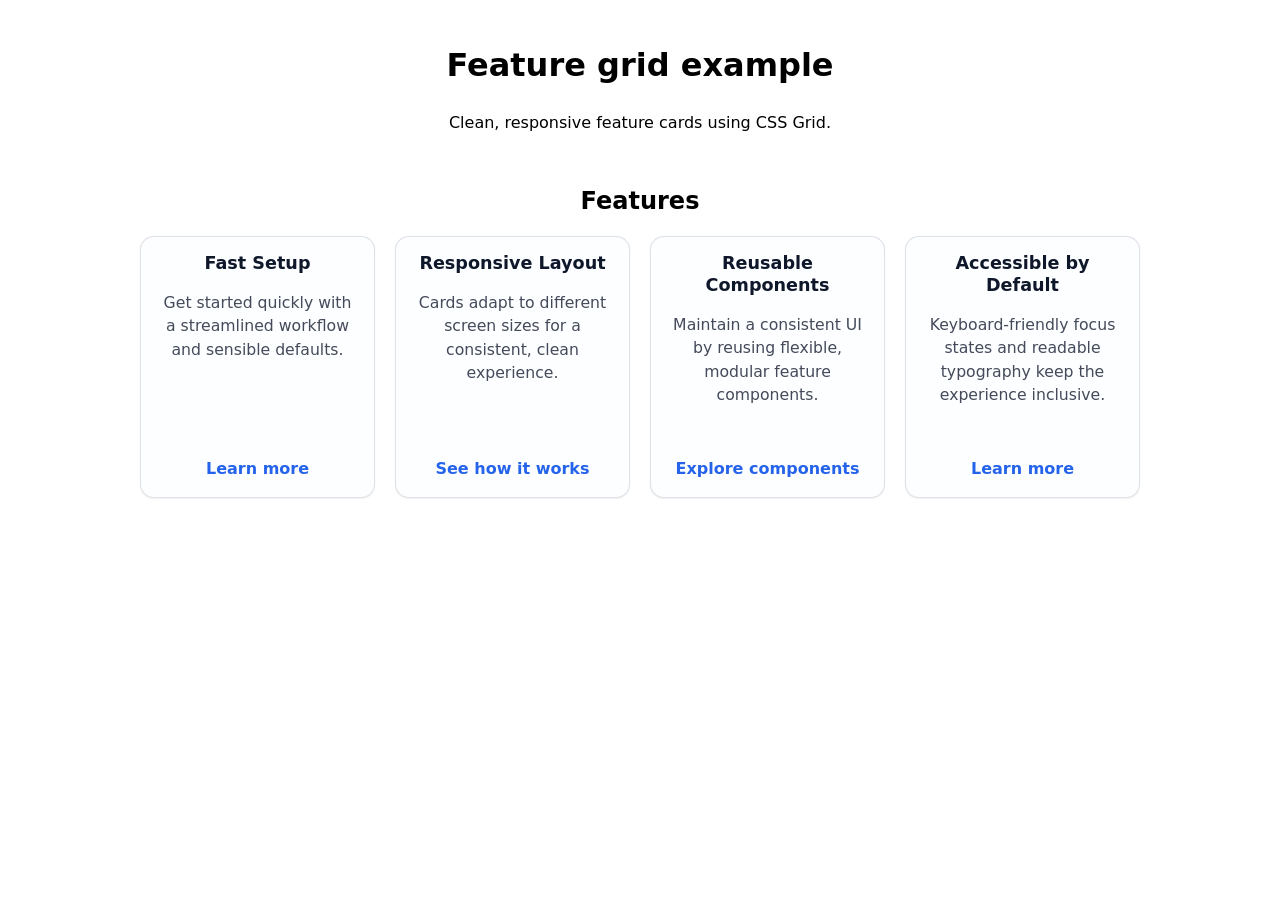
<file: examples/feature-grid/index.html>
<!DOCTYPE html>
<html lang="en">
  <head>
    <meta charset="utf-8" />
    <meta name="viewport" content="width=device-width, initial-scale=1" />
    <title>Feature grid</title>
    <link rel="stylesheet" href="styles.css" />
  </head>
  <body>
    <header>
      <h1>Feature grid example</h1>
      <p>Clean, responsive feature cards using CSS Grid.</p>
    </header>

    <main>
      <section class="feature-grid-section">
        <h2>Features</h2>

        <div class="feature-grid">
          <article class="feature-card">
            <h3 class="feature-card__heading">Fast Setup</h3>
            <p class="feature-card__description">Get started quickly with a streamlined workflow and sensible defaults.</p>
            <p class="feature-card__link">
              <a href="#">Learn more</a>
            </p>
          </article>

          <article class="feature-card">
            <h3 class="feature-card__heading">Responsive Layout</h3>
            <p class="feature-card__description">Cards adapt to different screen sizes for a consistent, clean experience.</p>
            <p class="feature-card__link">
              <a href="#">See how it works</a>
            </p>
          </article>

          <article class="feature-card">
            <h3 class="feature-card__heading">Reusable Components</h3>
            <p class="feature-card__description">Maintain a consistent UI by reusing flexible, modular feature components.</p>
            <p class="feature-card__link">
              <a href="#">Explore components</a>
            </p>
          </article>

          <article class="feature-card">
            <h3 class="feature-card__heading">Accessible by Default</h3>
            <p class="feature-card__description">Keyboard-friendly focus states and readable typography keep the experience inclusive.</p>
            <p class="feature-card__link">
              <a href="#">Learn more</a>
            </p>
          </article>
        </div>
      </section>
    </main>
  </body>
</html>
</file>
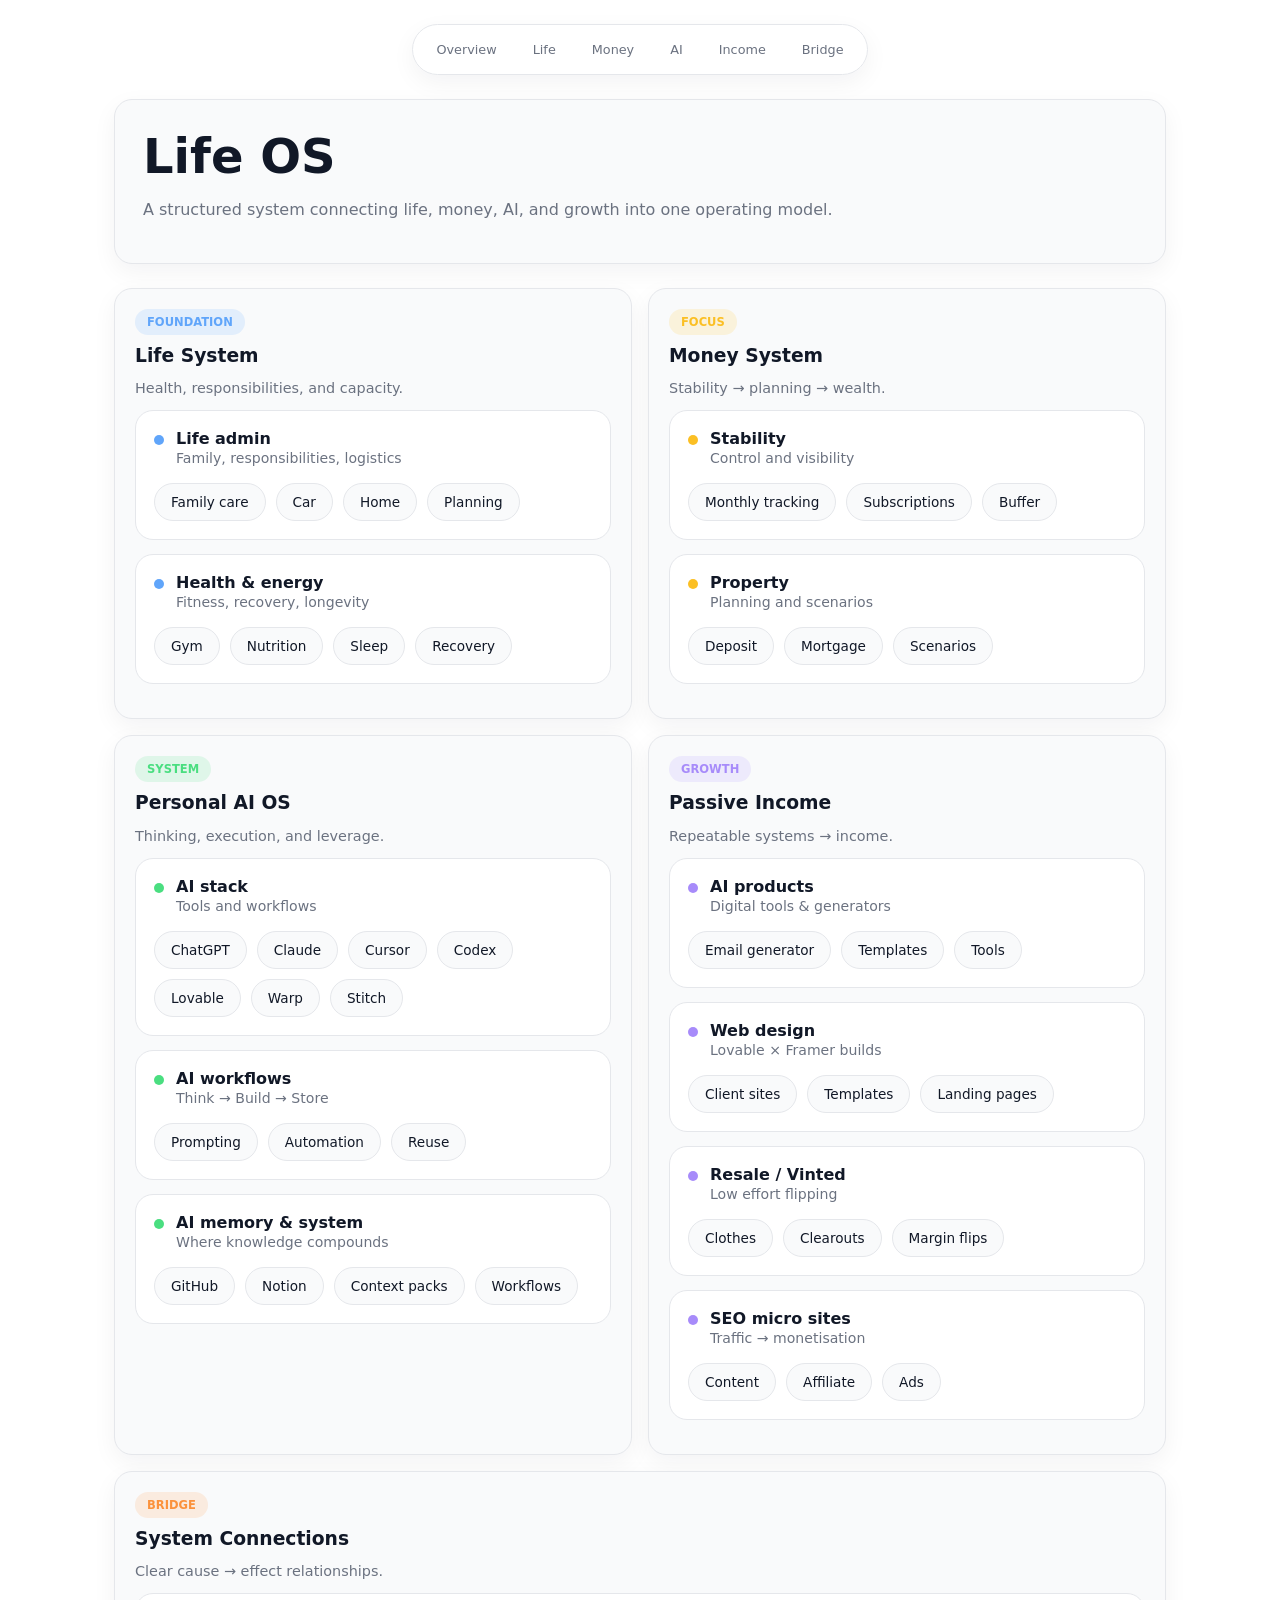
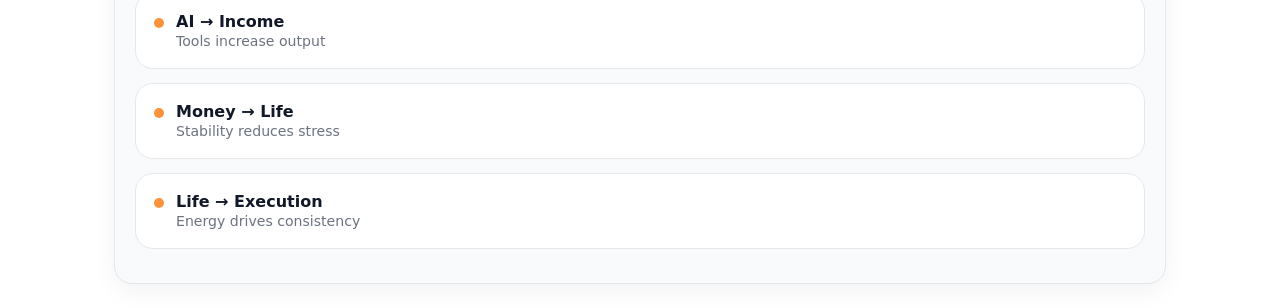
<file: examples/life-os-mvp/index.html>
<!DOCTYPE html>
<html lang="en">
<head>
  <meta charset="UTF-8" />
  <meta name="viewport" content="width=device-width, initial-scale=1.0" />
  <link rel="icon" type="image/png" href="./favicon.png" />
  <title>Life OS MVP</title>
  <link rel="stylesheet" href="./styles.css" />
</head>
<body>
<div class="container">

<div class="nav">
  <div class="nav-inner">
    <a href="#overview">Overview</a>
    <a href="#life">Life</a>
    <a href="#money">Money</a>
    <a href="#ai">AI</a>
    <a href="#income">Income</a>
    <a href="#bridge">Bridge</a>
  </div>
</div>

<section class="hero" id="overview">
  <h1>Life OS</h1>
  <p>A structured system connecting life, money, AI, and growth into one operating model.</p>
</section>

<div class="grid">

<!-- LIFE -->
<section class="card" id="life">
  <div class="badge b-blue">Foundation</div>
  <h3>Life System</h3>
  <p class="sub">Health, responsibilities, and capacity.</p>

  <!-- REORDERED -->
  <div class="pill">
    <div class="pill-header">
      <div class="dot" style="background:var(--blue)"></div>
      <div class="pill-title">
        <strong>Life admin</strong>
        <span>Family, responsibilities, logistics</span>
      </div>
    </div>
    <div class="sub-pills">
      <div class="sub-pill">Family care</div>
      <div class="sub-pill">Car</div>
      <div class="sub-pill">Home</div>
      <div class="sub-pill">Planning</div>
    </div>
  </div>

  <div class="pill">
    <div class="pill-header">
      <div class="dot" style="background:var(--blue)"></div>
      <div class="pill-title">
        <strong>Health & energy</strong>
        <span>Fitness, recovery, longevity</span>
      </div>
    </div>
    <div class="sub-pills">
      <div class="sub-pill">Gym</div>
      <div class="sub-pill">Nutrition</div>
      <div class="sub-pill">Sleep</div>
      <div class="sub-pill">Recovery</div>
    </div>
  </div>
</section>

<!-- MONEY -->
<section class="card" id="money">
  <div class="badge b-amber">Focus</div>
  <h3>Money System</h3>
  <p class="sub">Stability → planning → wealth.</p>

  <div class="pill">
    <div class="pill-header">
      <div class="dot" style="background:var(--amber)"></div>
      <div class="pill-title">
        <strong>Stability</strong>
        <span>Control and visibility</span>
      </div>
    </div>
    <div class="sub-pills">
      <div class="sub-pill">Monthly tracking</div>
      <div class="sub-pill">Subscriptions</div>
      <div class="sub-pill">Buffer</div>
    </div>
  </div>

  <div class="pill">
    <div class="pill-header">
      <div class="dot" style="background:var(--amber)"></div>
      <div class="pill-title">
        <strong>Property</strong>
        <span>Planning and scenarios</span>
      </div>
    </div>
    <div class="sub-pills">
      <div class="sub-pill">Deposit</div>
      <div class="sub-pill">Mortgage</div>
      <div class="sub-pill">Scenarios</div>
    </div>
  </div>
</section>

<!-- AI -->
<section class="card" id="ai">
  <div class="badge b-green">System</div>
  <h3>Personal AI OS</h3>
  <p class="sub">Thinking, execution, and leverage.</p>

  <div class="pill">
    <div class="pill-header">
      <div class="dot" style="background:var(--green)"></div>
      <div class="pill-title">
        <strong>AI stack</strong>
        <span>Tools and workflows</span>
      </div>
    </div>
    <div class="sub-pills">
      <div class="sub-pill">ChatGPT</div>
      <div class="sub-pill">Claude</div>
      <div class="sub-pill">Cursor</div>
      <div class="sub-pill">Codex</div>
      <div class="sub-pill">Lovable</div>
      <div class="sub-pill">Warp</div>
      <div class="sub-pill">Stitch</div>
    </div>
  </div>

  <div class="pill">
    <div class="pill-header">
      <div class="dot" style="background:var(--green)"></div>
      <div class="pill-title">
        <strong>AI workflows</strong>
        <span>Think → Build → Store</span>
      </div>
    </div>
    <div class="sub-pills">
      <div class="sub-pill">Prompting</div>
      <div class="sub-pill">Automation</div>
      <div class="sub-pill">Reuse</div>
    </div>
  </div>

  <!-- NEW STACK -->
  <div class="pill">
    <div class="pill-header">
      <div class="dot" style="background:var(--green)"></div>
      <div class="pill-title">
        <strong>AI memory & system</strong>
        <span>Where knowledge compounds</span>
      </div>
    </div>
    <div class="sub-pills">
      <div class="sub-pill">GitHub</div>
      <div class="sub-pill">Notion</div>
      <div class="sub-pill">Context packs</div>
      <div class="sub-pill">Workflows</div>
    </div>
  </div>
</section>

<!-- INCOME -->
<section class="card" id="income">
  <div class="badge b-violet">Growth</div>
  <h3>Passive Income</h3>
  <p class="sub">Repeatable systems → income.</p>

  <div class="pill">
    <div class="pill-header">
      <div class="dot" style="background:var(--violet)"></div>
      <div class="pill-title">
        <strong>AI products</strong>
        <span>Digital tools & generators</span>
      </div>
    </div>
    <div class="sub-pills">
      <div class="sub-pill">Email generator</div>
      <div class="sub-pill">Templates</div>
      <div class="sub-pill">Tools</div>
    </div>
  </div>

  <div class="pill">
    <div class="pill-header">
      <div class="dot" style="background:var(--violet)"></div>
      <div class="pill-title">
        <strong>Web design</strong>
        <span>Lovable × Framer builds</span>
      </div>
    </div>
    <div class="sub-pills">
      <div class="sub-pill">Client sites</div>
      <div class="sub-pill">Templates</div>
      <div class="sub-pill">Landing pages</div>
    </div>
  </div>

  <!-- NEW VINTED -->
  <div class="pill">
    <div class="pill-header">
      <div class="dot" style="background:var(--violet)"></div>
      <div class="pill-title">
        <strong>Resale / Vinted</strong>
        <span>Low effort flipping</span>
      </div>
    </div>
    <div class="sub-pills">
      <div class="sub-pill">Clothes</div>
      <div class="sub-pill">Clearouts</div>
      <div class="sub-pill">Margin flips</div>
    </div>
  </div>

  <div class="pill">
    <div class="pill-header">
      <div class="dot" style="background:var(--violet)"></div>
      <div class="pill-title">
        <strong>SEO micro sites</strong>
        <span>Traffic → monetisation</span>
      </div>
    </div>
    <div class="sub-pills">
      <div class="sub-pill">Content</div>
      <div class="sub-pill">Affiliate</div>
      <div class="sub-pill">Ads</div>
    </div>
  </div>
</section>

<!-- BRIDGE -->
<section class="card full" id="bridge">
  <div class="badge b-orange">Bridge</div>
  <h3>System Connections</h3>
  <p class="sub">Clear cause → effect relationships.</p>

  <div class="pill">
    <div class="pill-header">
      <div class="dot" style="background:var(--orange)"></div>
      <div class="pill-title">
        <strong>AI → Income</strong>
        <span>Tools increase output</span>
      </div>
    </div>
  </div>

  <div class="pill">
    <div class="pill-header">
      <div class="dot" style="background:var(--orange)"></div>
      <div class="pill-title">
        <strong>Money → Life</strong>
        <span>Stability reduces stress</span>
      </div>
    </div>
  </div>

  <div class="pill">
    <div class="pill-header">
      <div class="dot" style="background:var(--orange)"></div>
      <div class="pill-title">
        <strong>Life → Execution</strong>
        <span>Energy drives consistency</span>
      </div>
    </div>
  </div>
</section>

</div>
</div>
</body>
</html>
</file>
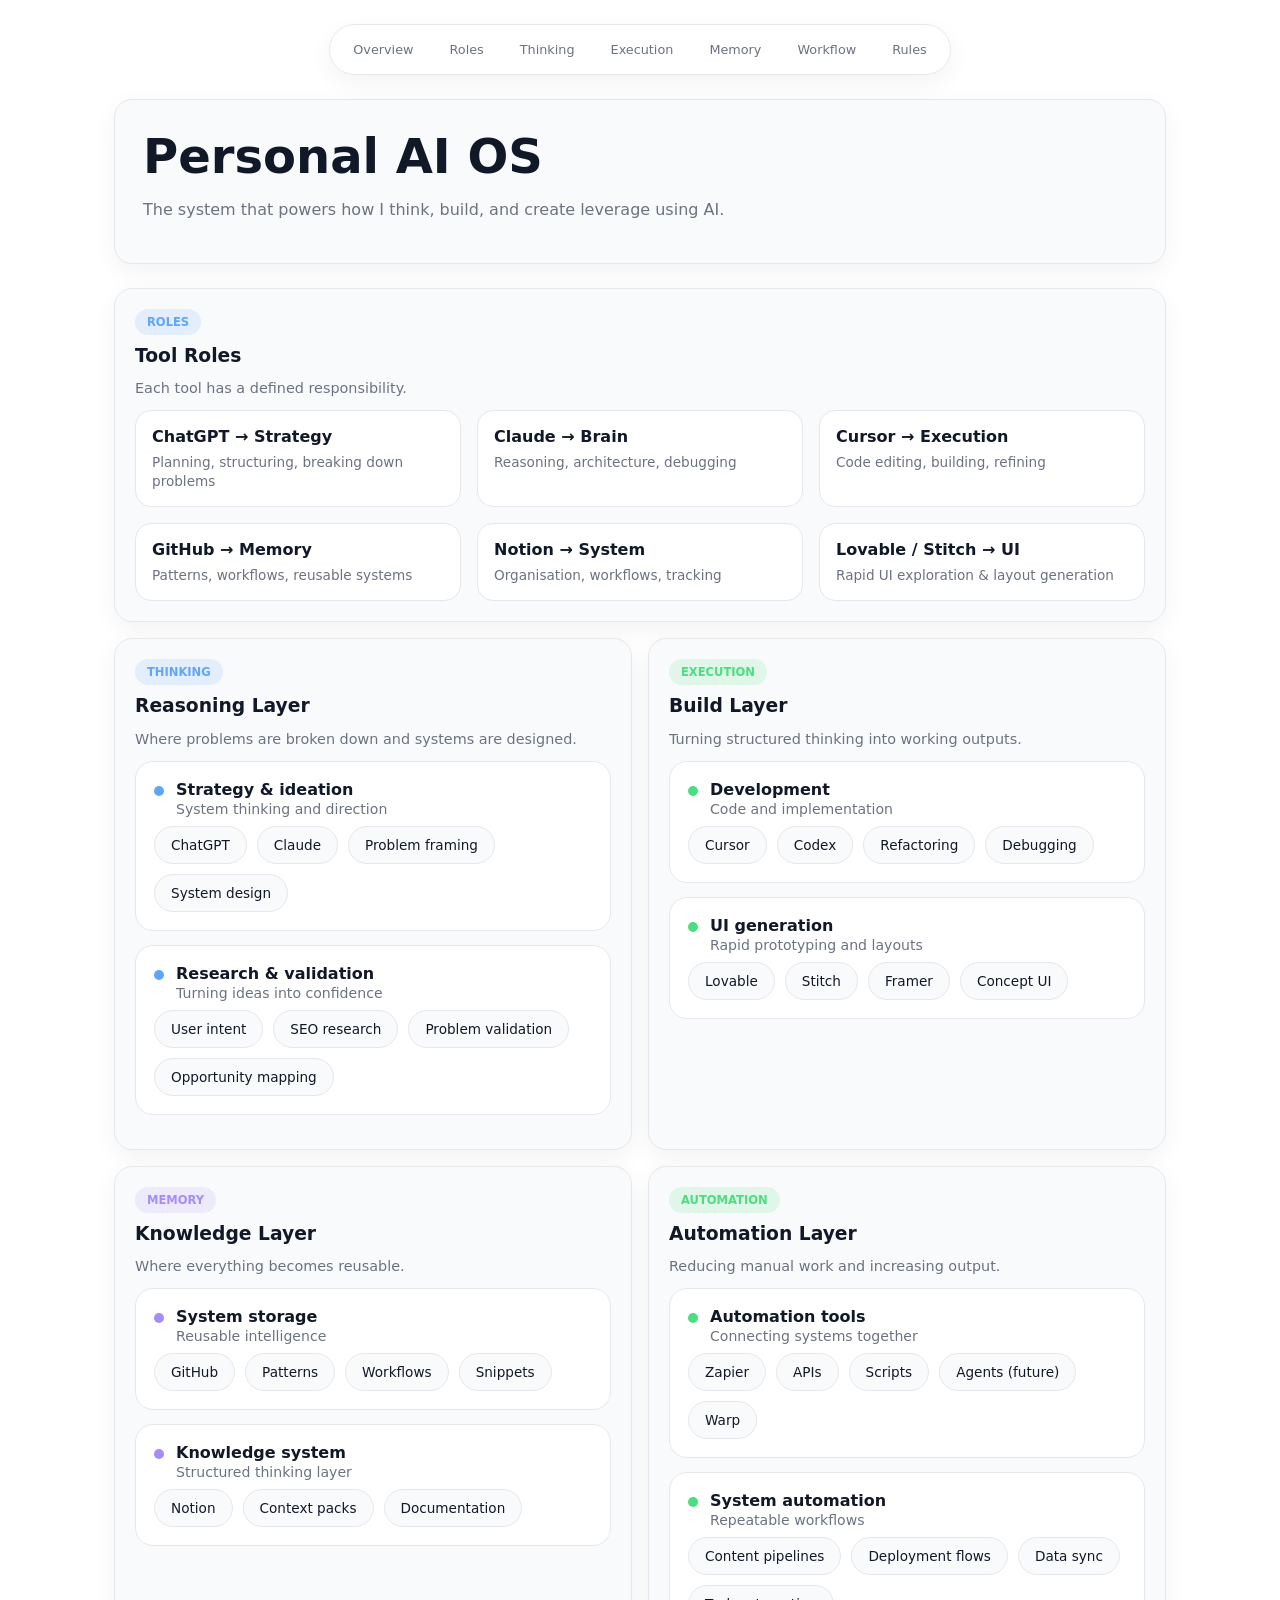
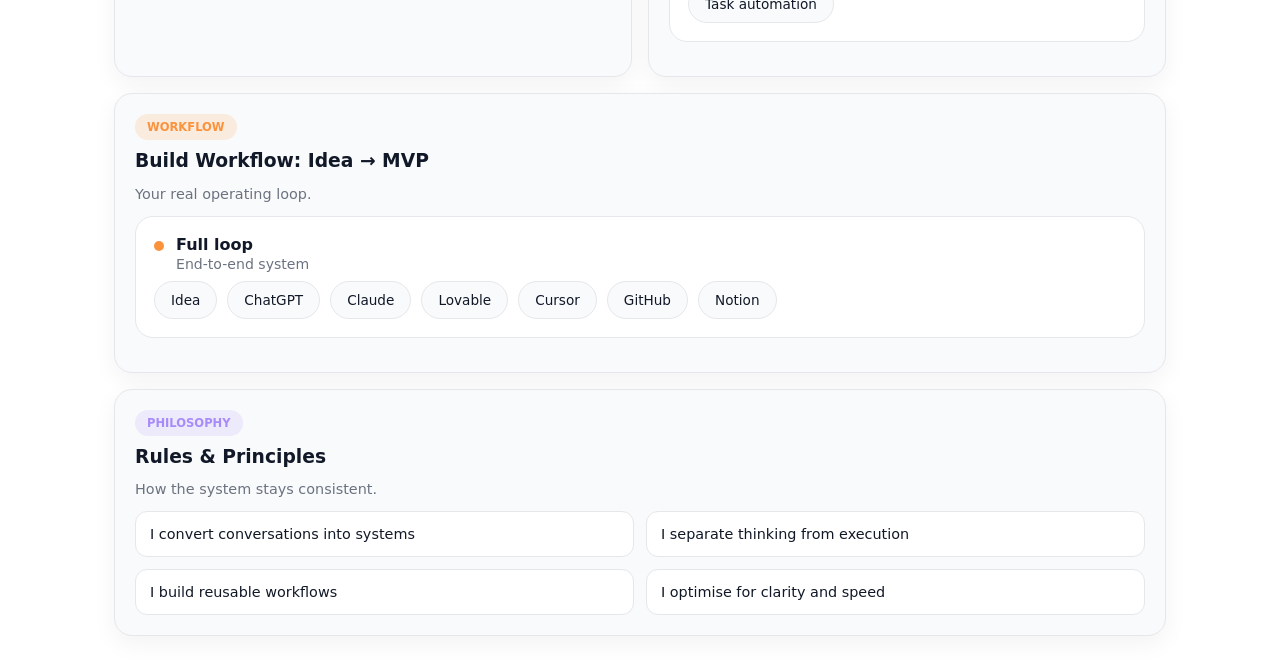
<file: examples/personal-ai-os/index.html>
<!DOCTYPE html>
<html lang="en">
<head>
<meta charset="UTF-8" />
<meta name="viewport" content="width=device-width, initial-scale=1.0" />
<link rel="icon" type="image/png" href="./favicon.png" />
<title>Personal AI OS</title>
<link rel="stylesheet" href="./styles.css" />
</head>
<body>
<div class="container">

<div class="nav">
  <div class="nav-inner">
    <a href="#overview">Overview</a>
    <a href="#roles">Roles</a>
    <a href="#thinking">Thinking</a>
    <a href="#execution">Execution</a>
    <a href="#memory">Memory</a>
    <a href="#workflow">Workflow</a>
    <a href="#rules">Rules</a>
  </div>
</div>

<section class="hero" id="overview">
  <h1>Personal AI OS</h1>
  <p>The system that powers how I think, build, and create leverage using AI.</p>
</section>

<div class="grid">

<!-- TOOL ROLES -->
<section class="card full" id="roles">
  <div class="badge b-blue">Roles</div>
  <h3>Tool Roles</h3>
  <p class="sub">Each tool has a defined responsibility.</p>

  <div class="roles-grid">
    <div class="role-card"><strong>ChatGPT → Strategy</strong><span>Planning, structuring, breaking down problems</span></div>
    <div class="role-card"><strong>Claude → Brain</strong><span>Reasoning, architecture, debugging</span></div>
    <div class="role-card"><strong>Cursor → Execution</strong><span>Code editing, building, refining</span></div>
    <div class="role-card"><strong>GitHub → Memory</strong><span>Patterns, workflows, reusable systems</span></div>
    <div class="role-card"><strong>Notion → System</strong><span>Organisation, workflows, tracking</span></div>
    <div class="role-card"><strong>Lovable / Stitch → UI</strong><span>Rapid UI exploration & layout generation</span></div>
  </div>
</section>

<!-- THINKING -->
<section class="card" id="thinking">
  <div class="badge b-blue">Thinking</div>
  <h3>Reasoning Layer</h3>
  <p class="sub">Where problems are broken down and systems are designed.</p>

  <div class="pill">
    <div class="pill-header">
      <div class="dot" style="background:var(--blue)"></div>
      <div class="pill-title">
        <strong>Strategy & ideation</strong>
        <span>System thinking and direction</span>
      </div>
    </div>
    <div class="sub-pills">
      <div class="sub-pill">ChatGPT</div>
      <div class="sub-pill">Claude</div>
      <div class="sub-pill">Problem framing</div>
      <div class="sub-pill">System design</div>
    </div>
  </div>

  <!-- NEW PILL -->
  <div class="pill">
    <div class="pill-header">
      <div class="dot" style="background:var(--blue)"></div>
      <div class="pill-title">
        <strong>Research & validation</strong>
        <span>Turning ideas into confidence</span>
      </div>
    </div>
    <div class="sub-pills">
      <div class="sub-pill">User intent</div>
      <div class="sub-pill">SEO research</div>
      <div class="sub-pill">Problem validation</div>
      <div class="sub-pill">Opportunity mapping</div>
    </div>
  </div>
</section>

<!-- EXECUTION -->
<section class="card" id="execution">
  <div class="badge b-green">Execution</div>
  <h3>Build Layer</h3>
  <p class="sub">Turning structured thinking into working outputs.</p>

  <div class="pill">
    <div class="pill-header">
      <div class="dot" style="background:var(--green)"></div>
      <div class="pill-title">
        <strong>Development</strong>
        <span>Code and implementation</span>
      </div>
    </div>
    <div class="sub-pills">
      <div class="sub-pill">Cursor</div>
      <div class="sub-pill">Codex</div>
      <div class="sub-pill">Refactoring</div>
      <div class="sub-pill">Debugging</div>
    </div>
  </div>

  <div class="pill">
    <div class="pill-header">
      <div class="dot" style="background:var(--green)"></div>
      <div class="pill-title">
        <strong>UI generation</strong>
        <span>Rapid prototyping and layouts</span>
      </div>
    </div>
    <div class="sub-pills">
      <div class="sub-pill">Lovable</div>
      <div class="sub-pill">Stitch</div>
      <div class="sub-pill">Framer</div>
      <div class="sub-pill">Concept UI</div>
    </div>
  </div>
</section>

<!-- MEMORY -->
<section class="card" id="memory">
  <div class="badge b-violet">Memory</div>
  <h3>Knowledge Layer</h3>
  <p class="sub">Where everything becomes reusable.</p>

  <div class="pill">
    <div class="pill-header">
      <div class="dot" style="background:var(--violet)"></div>
      <div class="pill-title">
        <strong>System storage</strong>
        <span>Reusable intelligence</span>
      </div>
    </div>
    <div class="sub-pills">
      <div class="sub-pill">GitHub</div>
      <div class="sub-pill">Patterns</div>
      <div class="sub-pill">Workflows</div>
      <div class="sub-pill">Snippets</div>
    </div>
  </div>

  <div class="pill">
    <div class="pill-header">
      <div class="dot" style="background:var(--violet)"></div>
      <div class="pill-title">
        <strong>Knowledge system</strong>
        <span>Structured thinking layer</span>
      </div>
    </div>
    <div class="sub-pills">
      <div class="sub-pill">Notion</div>
      <div class="sub-pill">Context packs</div>
      <div class="sub-pill">Documentation</div>
    </div>
  </div>
</section>

<!-- NEW CARD NEXT TO MEMORY -->
<section class="card" id="automation">
  <div class="badge b-green">Automation</div>
  <h3>Automation Layer</h3>
  <p class="sub">Reducing manual work and increasing output.</p>

  <div class="pill">
    <div class="pill-header">
      <div class="dot" style="background:var(--green)"></div>
      <div class="pill-title">
        <strong>Automation tools</strong>
        <span>Connecting systems together</span>
      </div>
    </div>
    <div class="sub-pills">
      <div class="sub-pill">Zapier</div>
      <div class="sub-pill">APIs</div>
      <div class="sub-pill">Scripts</div>
      <div class="sub-pill">Agents (future)</div>
      <div class="sub-pill">Warp</div>
    </div>
  </div>

  <div class="pill">
    <div class="pill-header">
      <div class="dot" style="background:var(--green)"></div>
      <div class="pill-title">
        <strong>System automation</strong>
        <span>Repeatable workflows</span>
      </div>
    </div>
    <div class="sub-pills">
      <div class="sub-pill">Content pipelines</div>
      <div class="sub-pill">Deployment flows</div>
      <div class="sub-pill">Data sync</div>
      <div class="sub-pill">Task automation</div>
    </div>
  </div>
</section>

<!-- WORKFLOW -->
<section class="card full" id="workflow">
  <div class="badge b-orange">Workflow</div>
  <h3>Build Workflow: Idea → MVP</h3>
  <p class="sub">Your real operating loop.</p>

  <div class="pill">
    <div class="pill-header">
      <div class="dot" style="background:var(--orange)"></div>
      <div class="pill-title">
        <strong>Full loop</strong>
        <span>End-to-end system</span>
      </div>
    </div>
    <div class="sub-pills">
      <div class="sub-pill">Idea</div>
      <div class="sub-pill">ChatGPT</div>
      <div class="sub-pill">Claude</div>
      <div class="sub-pill">Lovable</div>
      <div class="sub-pill">Cursor</div>
      <div class="sub-pill">GitHub</div>
      <div class="sub-pill">Notion</div>
    </div>
  </div>
</section>

<!-- RULES -->
<section class="card full" id="rules">
  <div class="badge b-violet">Philosophy</div>
  <h3>Rules & Principles</h3>
  <p class="sub">How the system stays consistent.</p>

  <div class="rules">
    <div class="rule">I convert conversations into systems</div>
    <div class="rule">I separate thinking from execution</div>
    <div class="rule">I build reusable workflows</div>
    <div class="rule">I optimise for clarity and speed</div>
  </div>
</section>

</div>
</div>
</body>
</html>
</file>
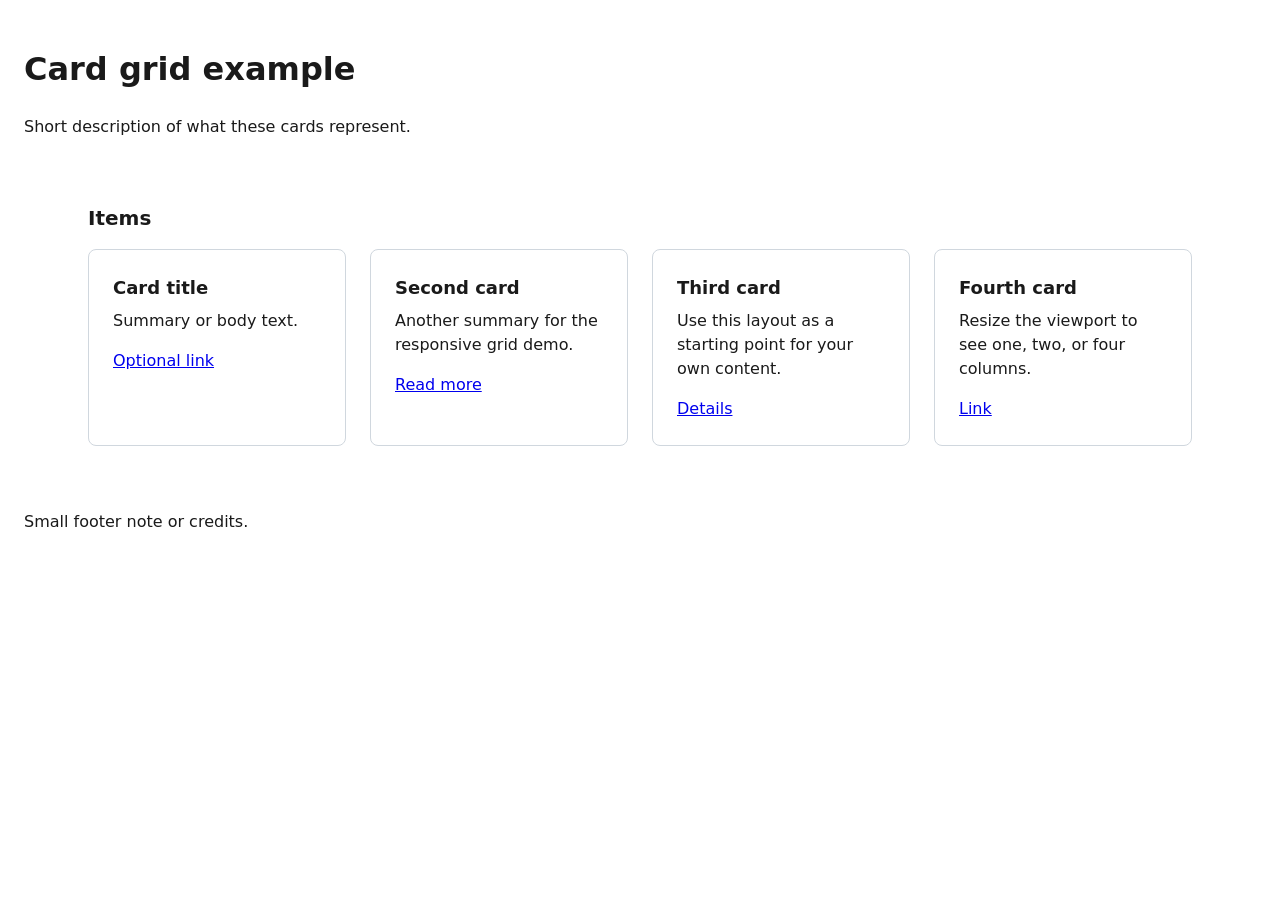
<file: examples/responsive-card-grid/index.html>
<!DOCTYPE html>
<html lang="en">
  <head>
    <meta charset="utf-8" />
    <meta name="viewport" content="width=device-width, initial-scale=1" />
    <title>Responsive card grid</title>
    <link rel="stylesheet" href="styles.css" />
  </head>
  <body>
    <header>
      <h1>Card grid example</h1>
      <p>Short description of what these cards represent.</p>
    </header>

    <main>
      <section>
        <h2>Items</h2>
        <div class="card-grid">
          <article class="card">
            <h3>Card title</h3>
            <p>Summary or body text.</p>
            <p><a href="#">Optional link</a></p>
          </article>
          <article class="card">
            <h3>Second card</h3>
            <p>Another summary for the responsive grid demo.</p>
            <p><a href="#">Read more</a></p>
          </article>
          <article class="card">
            <h3>Third card</h3>
            <p>Use this layout as a starting point for your own content.</p>
            <p><a href="#">Details</a></p>
          </article>
          <article class="card">
            <h3>Fourth card</h3>
            <p>Resize the viewport to see one, two, or four columns.</p>
            <p><a href="#">Link</a></p>
          </article>
        </div>
      </section>
    </main>

    <footer>
      <p>Small footer note or credits.</p>
    </footer>
  </body>
</html>
</file>
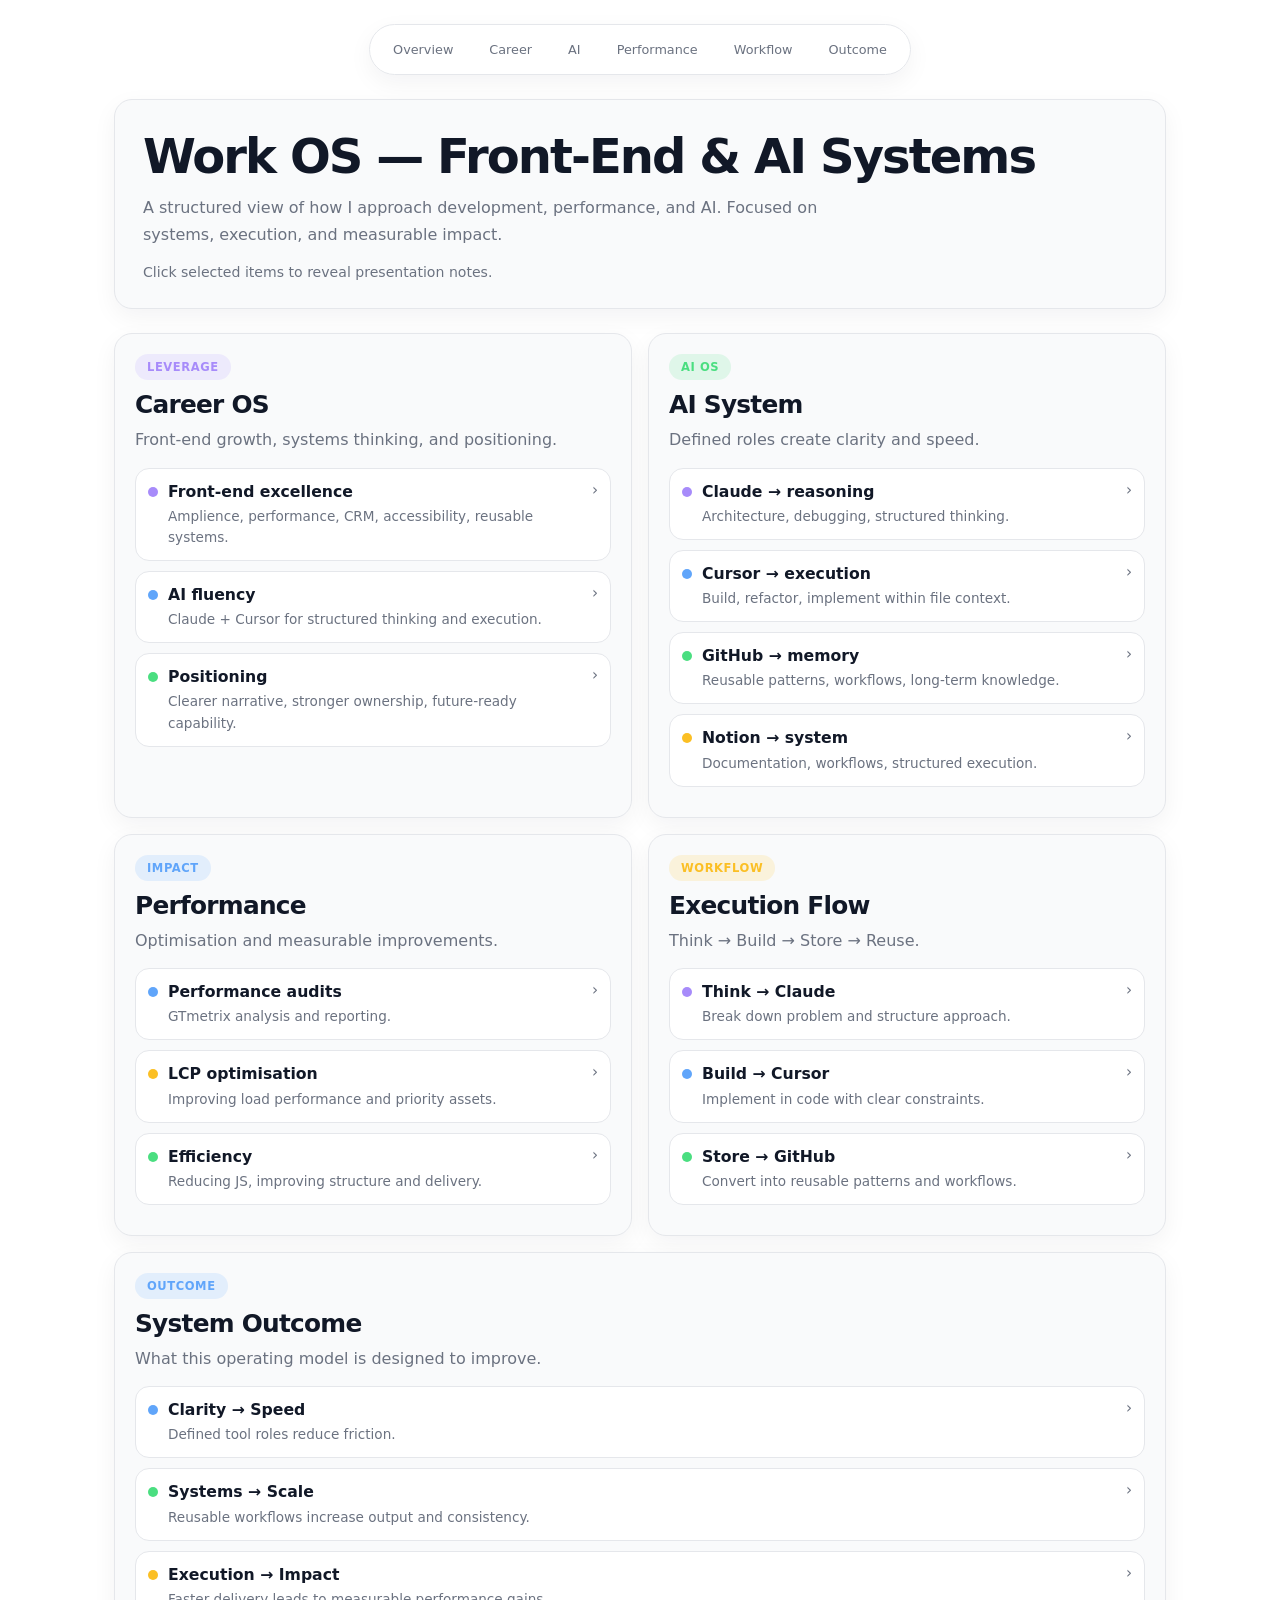
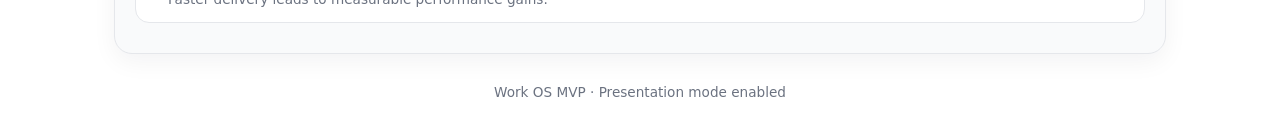
<file: examples/work-os-mvp/index.html>
<!DOCTYPE html>
<html lang="en">
<head>
  <meta charset="UTF-8" />
  <meta name="viewport" content="width=device-width, initial-scale=1.0" />
  <link rel="icon" type="image/png" href="./favicon.png" />
  <link rel="stylesheet" href="./styles.css" />
  <title>Work OS — Front-End & AI Systems</title>
</head>
<body>
  <div class="container">

    <div class="nav">
      <div class="nav-inner">
        <a href="#overview">Overview</a>
        <a href="#career">Career</a>
        <a href="#ai">AI</a>
        <a href="#performance">Performance</a>
        <a href="#workflow">Workflow</a>
        <a href="#outcome">Outcome</a>
      </div>
    </div>

    <section class="hero" id="overview">
      <h1>Work OS — Front-End & AI Systems</h1>
      <p>
        A structured view of how I approach development, performance, and AI. Focused on systems, execution, and measurable impact.
      </p>
      <div class="hero-hint">Click selected items to reveal presentation notes.</div>
    </section>

    <div class="grid">

      <section class="card" id="career">
        <div class="badge b-violet">Leverage</div>
        <h3>Career OS</h3>
        <p class="sub">Front-end growth, systems thinking, and positioning.</p>

        <div class="pill" onclick="this.classList.toggle('active')">
          <div class="pill-header">
            <div class="dot violet"></div>
            <div class="pill-content">
              <strong>Front-end excellence</strong>
              <span>Amplience, performance, CRM, accessibility, reusable systems.</span>
            </div>
            <span class="arrow" aria-hidden="true">›</span>
          </div>
          <div class="pill-note">Focus on building scalable and reusable front-end systems rather than one-off implementations. This supports higher quality, consistency, and long-term efficiency across teams.</div>
        </div>

        <div class="pill" onclick="this.classList.toggle('active')">
          <div class="pill-header">
            <div class="dot blue"></div>
            <div class="pill-content">
              <strong>AI fluency</strong>
              <span>Claude + Cursor for structured thinking and execution.</span>
            </div>
            <span class="arrow" aria-hidden="true">›</span>
          </div>
          <div class="pill-note">AI reduces time spent on repetitive work and increases time spent on higher-value problem solving, implementation planning, and refinement.</div>
        </div>

        <div class="pill" onclick="this.classList.toggle('active')">
          <div class="pill-header">
            <div class="dot green"></div>
            <div class="pill-content">
              <strong>Positioning</strong>
              <span>Clearer narrative, stronger ownership, future-ready capability.</span>
            </div>
            <span class="arrow" aria-hidden="true">›</span>
          </div>
          <div class="pill-note">This reflects a move from task execution toward system ownership, clearer communication of value, and stronger positioning for growth.</div>
        </div>
      </section>

      <section class="card" id="ai">
        <div class="badge b-green">AI OS</div>
        <h3>AI System</h3>
        <p class="sub">Defined roles create clarity and speed.</p>

        <div class="pill" onclick="this.classList.toggle('active')">
          <div class="pill-header">
            <div class="dot violet"></div>
            <div class="pill-content">
              <strong>Claude → reasoning</strong>
              <span>Architecture, debugging, structured thinking.</span>
            </div>
            <span class="arrow" aria-hidden="true">›</span>
          </div>
          <div class="pill-note">Used to break down complex problems before moving into execution. Best for understanding architecture, trade-offs, and technical direction.</div>
        </div>

        <div class="pill" onclick="this.classList.toggle('active')">
          <div class="pill-header">
            <div class="dot blue"></div>
            <div class="pill-content">
              <strong>Cursor → execution</strong>
              <span>Build, refactor, implement within file context.</span>
            </div>
            <span class="arrow" aria-hidden="true">›</span>
          </div>
          <div class="pill-note">Accelerates development by working directly in the codebase with context awareness. Most valuable when tasks are constrained and implementation-focused.</div>
        </div>

        <div class="pill" onclick="this.classList.toggle('active')">
          <div class="pill-header">
            <div class="dot green"></div>
            <div class="pill-content">
              <strong>GitHub → memory</strong>
              <span>Reusable patterns, workflows, long-term knowledge.</span>
            </div>
            <span class="arrow" aria-hidden="true">›</span>
          </div>
          <div class="pill-note">The goal is to convert repeated solutions into reusable assets so effort compounds instead of being lost. Patterns and workflows become a long-term advantage.</div>
        </div>

        <div class="pill" onclick="this.classList.toggle('active')">
          <div class="pill-header">
            <div class="dot amber"></div>
            <div class="pill-content">
              <strong>Notion → system</strong>
              <span>Documentation, workflows, structured execution.</span>
            </div>
            <span class="arrow" aria-hidden="true">›</span>
          </div>
          <div class="pill-note">Used as the structured operating layer for process, workflows, and organised knowledge that supports execution rather than replaces it.</div>
        </div>
      </section>

      <section class="card" id="performance">
        <div class="badge b-blue">Impact</div>
        <h3>Performance</h3>
        <p class="sub">Optimisation and measurable improvements.</p>

        <div class="pill" onclick="this.classList.toggle('active')">
          <div class="pill-header">
            <div class="dot blue"></div>
            <div class="pill-content">
              <strong>Performance audits</strong>
              <span>GTmetrix analysis and reporting.</span>
            </div>
            <span class="arrow" aria-hidden="true">›</span>
          </div>
          <div class="pill-note">Provides clear evidence and structured recommendations for site optimisation, helping turn technical findings into prioritised actions.</div>
        </div>

        <div class="pill" onclick="this.classList.toggle('active')">
          <div class="pill-header">
            <div class="dot amber"></div>
            <div class="pill-content">
              <strong>LCP optimisation</strong>
              <span>Improving load performance and priority assets.</span>
            </div>
            <span class="arrow" aria-hidden="true">›</span>
          </div>
          <div class="pill-note">Focuses on changes that directly improve perceived performance and support better user experience on key pages.</div>
        </div>

        <div class="pill" onclick="this.classList.toggle('active')">
          <div class="pill-header">
            <div class="dot green"></div>
            <div class="pill-content">
              <strong>Efficiency</strong>
              <span>Reducing JS, improving structure and delivery.</span>
            </div>
            <span class="arrow" aria-hidden="true">›</span>
          </div>
          <div class="pill-note">This is about removing unnecessary complexity and improving how front-end code is structured, loaded, and maintained over time.</div>
        </div>
      </section>

      <section class="card" id="workflow">
        <div class="badge b-amber">Workflow</div>
        <h3>Execution Flow</h3>
        <p class="sub">Think → Build → Store → Reuse.</p>

        <div class="pill" onclick="this.classList.toggle('active')">
          <div class="pill-header">
            <div class="dot violet"></div>
            <div class="pill-content">
              <strong>Think → Claude</strong>
              <span>Break down problem and structure approach.</span>
            </div>
            <span class="arrow" aria-hidden="true">›</span>
          </div>
          <div class="pill-note">The reasoning layer comes first so implementation starts with more clarity and fewer false starts.</div>
        </div>

        <div class="pill" onclick="this.classList.toggle('active')">
          <div class="pill-header">
            <div class="dot blue"></div>
            <div class="pill-content">
              <strong>Build → Cursor</strong>
              <span>Implement in code with clear constraints.</span>
            </div>
            <span class="arrow" aria-hidden="true">›</span>
          </div>
          <div class="pill-note">Execution becomes faster when the task is bounded and the file context is clear. This is where ideas turn into working output.</div>
        </div>

        <div class="pill" onclick="this.classList.toggle('active')">
          <div class="pill-header">
            <div class="dot green"></div>
            <div class="pill-content">
              <strong>Store → GitHub</strong>
              <span>Convert into reusable patterns and workflows.</span>
            </div>
            <span class="arrow" aria-hidden="true">›</span>
          </div>
          <div class="pill-note">The system is complete only when useful outputs are stored in a reusable form, so future work gets faster and more consistent.</div>
        </div>
      </section>

      <section class="card full" id="outcome">
        <div class="badge b-blue">Outcome</div>
        <h3>System Outcome</h3>
        <p class="sub">What this operating model is designed to improve.</p>

        <div class="pill" onclick="this.classList.toggle('active')">
          <div class="pill-header">
            <div class="dot blue"></div>
            <div class="pill-content">
              <strong>Clarity → Speed</strong>
              <span>Defined tool roles reduce friction.</span>
            </div>
            <span class="arrow" aria-hidden="true">›</span>
          </div>
          <div class="pill-note">When each tool has a clear role, less time is lost switching context or deciding how to start. Work moves faster with better focus.</div>
        </div>

        <div class="pill" onclick="this.classList.toggle('active')">
          <div class="pill-header">
            <div class="dot green"></div>
            <div class="pill-content">
              <strong>Systems → Scale</strong>
              <span>Reusable workflows increase output and consistency.</span>
            </div>
            <span class="arrow" aria-hidden="true">›</span>
          </div>
          <div class="pill-note">Reusable systems allow the same level of quality to be repeated more easily across projects, rather than starting from scratch every time.</div>
        </div>

        <div class="pill" onclick="this.classList.toggle('active')">
          <div class="pill-header">
            <div class="dot amber"></div>
            <div class="pill-content">
              <strong>Execution → Impact</strong>
              <span>Faster delivery leads to measurable performance gains.</span>
            </div>
            <span class="arrow" aria-hidden="true">›</span>
          </div>
          <div class="pill-note">This operating model is intended to improve the quality and speed of delivery in ways that create tangible technical and business value.</div>
        </div>
      </section>

    </div>

    <footer>
      Work OS MVP · Presentation mode enabled
    </footer>

  </div>
</body>
</html>
</file>
<file: examples/ai-os-work-brief/styles.css>
:root {
  --bg: #151515;
  --bg-elev: #1b1b1b;
  --ink: #f5f2ed;
  --muted: rgba(245, 242, 237, 0.72);
  --faint: rgba(245, 242, 237, 0.52);
  --hairline: rgba(245, 242, 237, 0.14);
  --hairline-2: rgba(245, 242, 237, 0.09);
  --accent: #4a0e37;
  --accent-2: rgba(74, 14, 55, 0.55);
  --card-bg: rgba(27, 27, 27, 0.55);
  --nav-bg: #4f0341;
  --nav-ink: #f5f2ed;
  --nav-muted: rgba(245, 242, 237, 0.78);
  --nav-hairline: rgba(245, 242, 237, 0.22);
  --dot-bg: rgba(245, 242, 237, 0.7);
  --dot-ring: rgba(245, 242, 237, 0.05);

  --max: 1120px;
  --pad: 22px;

  --space-1: 8px;
  --space-2: 12px;
  --space-3: 16px;
  --space-4: 22px;
  --space-5: 32px;
  --space-6: 44px;
  --space-7: 64px;
  --space-8: 96px;
  --space-9: 120px;

  --radius: 14px;
  --radius-soft: 18px;

  --font: Inter, ui-sans-serif, system-ui, -apple-system, Segoe UI, Roboto,
    Helvetica, Arial, "Apple Color Emoji", "Segoe UI Emoji";
  --mono: ui-monospace, SFMono-Regular, Menlo, Monaco, Consolas, "Liberation Mono",
    "Courier New", monospace;

  --shadow: 0 1px 0 rgba(0, 0, 0, 0.25), 0 10px 30px rgba(0, 0, 0, 0.22);
}

/* Light theme */
html[data-theme="light"] {
  --bg: #f5f2ed;
  --bg-elev: #ffffff;
  --ink: #171717;
  --muted: rgba(23, 23, 23, 0.78);
  --faint: rgba(23, 23, 23, 0.58);
  --hairline: rgba(23, 23, 23, 0.14);
  --hairline-2: rgba(23, 23, 23, 0.08);

  --accent: #4a0e37;
  --accent-2: rgba(74, 14, 55, 0.35);

  --card-bg: rgba(255, 255, 255, 0.85);
  --nav-bg: #4f0341;
  --nav-ink: #f5f2ed;
  --nav-muted: rgba(245, 242, 237, 0.78);
  --nav-hairline: rgba(245, 242, 237, 0.22);

  --dot-bg: rgba(23, 23, 23, 0.65);
  --dot-ring: rgba(23, 23, 23, 0.06);

  --shadow: 0 1px 0 rgba(23, 23, 23, 0.08), 0 14px 34px rgba(23, 23, 23, 0.08);
}

*,
*::before,
*::after {
  box-sizing: border-box;
}

html {
  scroll-behavior: smooth;
}

@media (prefers-reduced-motion: reduce) {
  html {
    scroll-behavior: auto;
  }
}

body {
  margin: 0;
  min-height: 100svh;
  background: radial-gradient(
      1200px 600px at 15% 0%,
      rgba(74, 14, 55, 0.15),
      rgba(0, 0, 0, 0)
    ),
    var(--bg);
  color: var(--ink);
  font-family: var(--font);
  line-height: 1.55;
  text-rendering: optimizeLegibility;
  -webkit-font-smoothing: antialiased;
  -moz-osx-font-smoothing: grayscale;
}

html[data-theme="light"] body {
  background: radial-gradient(
      1200px 600px at 15% 0%,
      rgba(74, 14, 55, 0.08),
      rgba(0, 0, 0, 0)
    ),
    var(--bg);
}

img,
svg,
video {
  max-width: 100%;
  height: auto;
}

a {
  color: inherit;
  text-decoration: none;
}

a:hover {
  text-decoration: underline;
  text-underline-offset: 4px;
  text-decoration-color: var(--hairline);
}

:focus-visible {
  outline: 2px solid color-mix(in srgb, var(--ink) 45%, transparent);
  outline-offset: 3px;
}

.skip-link {
  position: absolute;
  left: -999px;
  top: 16px;
  padding: 10px 12px;
  background: var(--bg-elev);
  border: 1px solid var(--hairline);
  border-radius: 10px;
  color: var(--ink);
  z-index: 20;
}

.skip-link:focus {
  left: 16px;
}

.gate-button {
  appearance: none;
  border: 0;
  cursor: pointer;
  background: var(--nav-bg);
  color: #fff;
  border-radius: 999px;
  padding: 12px 16px;
  font: 600 12px/1 var(--font);
  letter-spacing: 0.16em;
  text-transform: uppercase;
  width: 100%;
  margin-top: 14px;
}

.gate-button:hover {
  background: color-mix(in srgb, var(--nav-bg) 85%, #000);
}

.gate-button:active {
  transform: translateY(1px);
}

.gate-button:focus-visible {
  outline: 2px solid color-mix(in srgb, #fff 65%, transparent);
  outline-offset: 3px;
}

.container {
  width: 100%;
  max-width: var(--max);
  margin-inline: auto;
  padding-inline: var(--pad);
}

.hairline {
  height: 1px;
  width: 100%;
  background: linear-gradient(
    to right,
    transparent,
    var(--hairline),
    transparent
  );
}

.mono {
  font-family: var(--mono);
  font-size: 0.95em;
}

.kicker {
  letter-spacing: 0.18em;
  font-size: 12px;
  text-transform: uppercase;
  color: var(--faint);
  margin: 0 0 var(--space-3);
}

.section {
  padding-block: clamp(76px, 8vw, 120px);
}

.section-head {
  display: grid;
  gap: 14px;
  margin-bottom: clamp(26px, 3vw, 44px);
}

.section-label {
  margin: 0;
  letter-spacing: 0.2em;
  font-size: 12px;
  text-transform: uppercase;
  color: var(--faint);
}

.section-title {
  margin: 0;
  font-weight: 600;
  line-height: 1.03;
  letter-spacing: -0.03em;
  font-size: clamp(34px, 5.2vw, 56px);
}

.prose {
  max-width: 62ch;
}

.lead {
  margin: 0 0 var(--space-4);
  font-size: 18px;
  color: var(--ink);
}

.muted {
  margin: var(--space-4) 0 0;
  color: var(--muted);
}

/* Header */
.site-header {
  position: sticky;
  top: 0;
  z-index: 10;
  background: var(--nav-bg);
  backdrop-filter: blur(12px);
  border-bottom: 1px solid var(--nav-hairline);
}

.header-inner {
  padding-block: 16px;
  display: flex;
  align-items: center;
  justify-content: space-between;
  gap: 18px;
}

.brand {
  display: inline-flex;
  align-items: center;
  gap: 10px;
}

.brand-mark {
  width: 12px;
  height: 12px;
  border-radius: 999px;
  background: var(--accent);
  box-shadow: 0 0 0 4px rgba(74, 14, 55, 0.18);
}

.brand-text {
  letter-spacing: 0.18em;
  font-size: 11px;
  text-transform: uppercase;
  color: var(--nav-muted);
}

.site-nav {
  display: inline-flex;
  gap: 16px;
  align-items: center;
}

.nav-link {
  display: none;
  letter-spacing: 0.14em;
  font-size: 11px;
  text-transform: uppercase;
  color: var(--nav-muted);
  padding: 8px 10px;
  border-radius: 999px;
}

.nav-link:hover {
  text-decoration: none;
  color: var(--nav-ink);
  background: rgba(245, 242, 237, 0.12);
}

html[data-theme="light"] .nav-link:hover {
  background: rgba(245, 242, 237, 0.12);
}

/* Theme toggle */
.theme-toggle {
  appearance: none;
  background: transparent;
  color: var(--nav-muted);
  border: 1px solid var(--nav-hairline);
  border-radius: 999px;
  padding: 8px 12px;
  cursor: pointer;
  letter-spacing: 0.14em;
  font-size: 11px;
  text-transform: uppercase;
  display: inline-flex;
  align-items: center;
  gap: 10px;
  min-width: 92px;
  justify-content: center;
}

.theme-toggle:hover {
  color: var(--nav-ink);
  background: rgba(245, 242, 237, 0.12);
}

html[data-theme="light"] .theme-toggle:hover {
  background: rgba(245, 242, 237, 0.12);
}

.theme-toggle__mode {
  display: inline-flex;
  align-items: center;
  font-weight: 600;
  width: 52px; /* prevents drift between 'Light' and 'Dark' */
  justify-content: flex-end;
}

.theme-toggle__mode::before {
  content: "";
  display: inline-block;
  width: 8px;
  height: 8px;
  border-radius: 999px;
  background: var(--dot-bg);
  box-shadow: 0 0 0 6px var(--dot-ring);
  margin-right: 10px;
  flex: 0 0 auto;
}

@media (min-width: 860px) {
  .site-nav {
    display: inline-flex;
  }

  .nav-link {
    display: inline-flex;
  }
}

/* Hero */
.hero {
  padding-top: clamp(72px, 7.5vw, 110px);
}

/* Intro layout (sticky rail only across this block) */
.intro {
  position: relative;
}

.intro-grid {
  display: grid;
  gap: clamp(26px, 4vw, 54px);
  align-items: start;
}

.intro-rail {
  position: relative;
}

.rail {
  display: grid;
  gap: 22px;
}

.rail-divider {
  height: 1px;
  background: var(--hairline);
}

.rail-label {
  letter-spacing: 0.22em;
  font-size: 12px;
  text-transform: uppercase;
  color: color-mix(in srgb, var(--ink) 62%, transparent);
}

.rail-title {
  margin-top: 10px;
  font-size: clamp(20px, 2.1vw, 28px);
  line-height: 1.08;
  letter-spacing: -0.02em;
  font-weight: 650;
  color: var(--accent);
}

@media (min-width: 960px) {
  .rail-title {
    white-space: nowrap;
  }
}

.rail-body {
  margin-top: 14px;
  font-size: 18px;
  line-height: 1.25;
  letter-spacing: -0.01em;
  color: color-mix(in srgb, var(--ink) 84%, transparent);
}

html[data-theme="dark"] .rail-title,
html:not([data-theme="light"]) .rail-title {
  color: color-mix(in srgb, var(--ink) 92%, transparent);
}

.hero-title {
  margin: 0;
  font-weight: 650;
  line-height: 0.98;
  letter-spacing: -0.04em;
  font-size: clamp(46px, 7vw, 76px);
}

.hero-subtitle {
  margin: var(--space-4) 0 0;
  max-width: 56ch;
  color: var(--muted);
  font-size: 18px;
}

.hero-context {
  margin: var(--space-4) 0 0;
  color: var(--faint);
  max-width: 56ch;
}

.outcomes {
  list-style: none;
  padding: 0;
  margin: var(--space-6) 0 0;
  display: grid;
  gap: 10px;
  max-width: 44ch;
}

.outcomes li {
  display: flex;
  align-items: center;
  gap: 12px;
  color: var(--ink);
  font-weight: 500;
}

.dot {
  width: 7px;
  height: 7px;
  border-radius: 999px;
  background: var(--dot-bg);
  box-shadow: 0 0 0 6px var(--dot-ring);
}

.hero-aside {
  padding: 22px;
  border: 1px solid var(--hairline);
  border-radius: var(--radius-soft);
  background: var(--card-bg);
  box-shadow: var(--shadow);
}

.meta-stack {
  display: grid;
  gap: 14px;
}

.meta-grid {
  display: grid;
  gap: 12px;
}

.meta-block {
  padding: 14px 14px 12px;
  border: 1px solid var(--hairline-2);
  border-radius: 12px;
  background: var(--card-bg);
}

.meta-label {
  letter-spacing: 0.18em;
  font-size: 11px;
  text-transform: uppercase;
  color: var(--faint);
  margin-bottom: 8px;
}

.meta-value {
  color: var(--ink);
  font-weight: 500;
  line-height: 1.35;
}

.aside-note {
  margin-top: 18px;
  padding-top: 16px;
  border-top: 1px solid var(--hairline-2);
}

.aside-title {
  margin: 0 0 8px;
  font-weight: 600;
  letter-spacing: 0.12em;
  text-transform: uppercase;
  font-size: 12px;
  color: var(--faint);
}

.aside-body {
  margin: 0;
  color: var(--muted);
}

@media (min-width: 960px) {
  .intro-grid {
    grid-template-columns: 1.35fr 0.9fr;
  }

  .intro-rail {
    position: sticky;
    top: 96px;
  }
}

/* Design shell (align code block with section head top) */
.design-shell {
  display: grid;
  gap: 22px;
  align-items: start;
}

.design-code {
  margin-top: 0;
}

@media (min-width: 960px) {
  .design-shell {
    grid-template-columns: 1fr 1fr;
    gap: 32px;
  }
}

/* Use cases table */
.usecases-table {
  border: 1px solid var(--hairline);
  border-radius: var(--radius);
  overflow: hidden;
  background: var(--card-bg);
}

.usecases-row {
  display: grid;
  grid-template-columns: 1fr;
  gap: 12px;
  padding: 18px;
  border-top: 1px solid var(--hairline-2);
}

.usecases-row:first-child {
  border-top: 0;
}

.usecases-kicker {
  letter-spacing: 0.18em;
  font-size: 11px;
  text-transform: uppercase;
  color: var(--faint);
}

.usecases-title {
  margin-top: 10px;
  font-weight: 650;
  letter-spacing: -0.01em;
  font-size: 18px;
}

.usecases-cells {
  display: grid;
  gap: 12px;
}

.uc-label {
  letter-spacing: 0.16em;
  font-size: 11px;
  text-transform: uppercase;
  color: var(--faint);
}

.uc-copy {
  margin-top: 6px;
  color: var(--muted);
  max-width: 90ch;
}

@media (min-width: 960px) {
  .usecases-row {
    grid-template-columns: 280px 1fr;
    gap: 22px;
    align-items: start;
  }

  .usecases-cells {
    grid-template-columns: repeat(2, minmax(0, 1fr));
    gap: 14px 22px;
  }
}

/* Summary */
.summary-grid {
  display: grid;
  gap: clamp(22px, 3vw, 44px);
}

@media (min-width: 960px) {
  .summary-grid {
    grid-template-columns: 1.15fr 0.85fr;
    align-items: start;
  }
}

/* Problems */
.problem-list {
  list-style: none;
  padding: 0;
  margin: 0;
  border-top: 1px solid var(--hairline);
}

.problem {
  display: grid;
  gap: 14px;
  padding-block: 22px;
  border-bottom: 1px solid var(--hairline-2);
}

.problem-index {
  letter-spacing: 0.18em;
  font-size: 11px;
  text-transform: uppercase;
  color: var(--faint);
}

.problem-title {
  margin: 0;
  font-size: 20px;
  letter-spacing: -0.01em;
}

.problem-copy {
  margin: 10px 0 0;
  color: var(--muted);
  max-width: 72ch;
}

.impact {
  margin: 14px 0 0;
  color: var(--ink);
  font-weight: 500;
}

.impact-label {
  display: inline-block;
  margin-right: 10px;
  letter-spacing: 0.16em;
  font-size: 11px;
  text-transform: uppercase;
  color: var(--faint);
}

@media (min-width: 960px) {
  .problem {
    grid-template-columns: 160px 1fr;
    gap: 22px;
  }
}

/* Stages */
.stages-grid {
  display: grid;
  gap: 14px;
}

.stage {
  padding: 18px 18px 16px;
  border: 1px solid var(--hairline);
  border-radius: var(--radius);
  background: var(--card-bg);
  transition: transform 180ms ease, background 180ms ease, border-color 180ms ease;
}

.theme-transition * {
  transition: background-color 160ms ease, color 160ms ease, border-color 160ms ease;
}

@media (prefers-reduced-motion: reduce) {
  .theme-transition * {
    transition: none !important;
  }
}

.stage:hover {
  transform: translateY(-2px);
  background: rgba(245, 242, 237, 0.05);
  border-color: rgba(245, 242, 237, 0.2);
}

html[data-theme="light"] .stage:hover {
  border-color: rgba(23, 23, 23, 0.2);
  background: rgba(23, 23, 23, 0.03);
}

.stage-head {
  display: flex;
  align-items: baseline;
  justify-content: space-between;
  gap: 12px;
  flex-direction: column;
  align-items: flex-start;
}

.stage-label {
  margin: 0;
  letter-spacing: 0.18em;
  font-size: 11px;
  text-transform: uppercase;
  color: var(--faint);
}

.stage-title {
  margin: 0;
  font-size: 18px;
  letter-spacing: -0.01em;
  font-weight: 650;
}

.stage-copy {
  margin: 10px 0 0;
  color: var(--muted);
  max-width: 52ch;
}

.stage-foot {
  margin-top: 14px;
  padding-top: 12px;
  border-top: 1px solid var(--hairline-2);
  letter-spacing: 0.18em;
  font-size: 11px;
  text-transform: uppercase;
  color: color-mix(in srgb, var(--ink) 62%, transparent);
}

@media (min-width: 860px) {
  .stages-grid {
    grid-template-columns: repeat(2, minmax(0, 1fr));
  }
}

@media (min-width: 1120px) {
  .stages-grid {
    grid-template-columns: repeat(4, minmax(0, 1fr));
  }
}

@media (prefers-reduced-motion: reduce) {
  .stage {
    transition: none;
  }
  .stage:hover {
    transform: none;
  }
}

/* Mapped */
.map-grid {
  border: 1px solid var(--hairline);
  border-radius: var(--radius);
  overflow: hidden;
  background: var(--card-bg);
}

.map-row {
  display: grid;
  grid-template-columns: 1fr;
  gap: 10px;
  padding: 18px;
  border-top: 1px solid var(--hairline-2);
}

.map-row:first-child {
  border-top: 0;
}

.map-key {
  letter-spacing: 0.16em;
  font-size: 11px;
  text-transform: uppercase;
  color: var(--faint);
}

.map-val {
  color: var(--muted);
  max-width: 72ch;
}

@media (min-width: 860px) {
  .map-row {
    grid-template-columns: 190px 1fr;
    gap: 22px;
    align-items: baseline;
  }
}

/* Tool roles */
.tools-grid {
  display: grid;
  gap: 14px;
}

.tool {
  padding: 18px;
  border-top: 1px solid var(--hairline);
}

.tool-title {
  margin: 0;
  font-weight: 650;
  letter-spacing: -0.01em;
}

.tool-copy {
  margin: 10px 0 0;
  color: var(--muted);
  max-width: 62ch;
}

.tool-phase {
  font-weight: 700;
  color: var(--ink);
}

@media (min-width: 960px) {
  .tools-grid {
    grid-template-columns: repeat(2, minmax(0, 1fr));
    gap: 22px 32px;
  }
  .tool {
    border: 1px solid var(--hairline-2);
    border-radius: var(--radius);
    background: var(--card-bg);
  }
}

/* Deep dives */
.dives {
  display: grid;
  gap: 22px;
}

.dive {
  padding: 22px;
  border: 1px solid var(--hairline);
  border-radius: var(--radius-soft);
  background: var(--card-bg);
}

.dive-head {
  display: grid;
  gap: 8px;
  margin-bottom: 10px;
}

.dive-label {
  margin: 0;
  letter-spacing: 0.2em;
  font-size: 11px;
  text-transform: uppercase;
  color: var(--faint);
}

.dive-title {
  margin: 0;
  font-size: 22px;
  letter-spacing: -0.02em;
}

.dive-copy {
  margin: 10px 0 0;
  color: var(--muted);
  max-width: 70ch;
}

.code-block {
  margin-top: 14px;
  background: rgba(245, 242, 237, 0.04);
  border: 1px solid var(--hairline-2);
  border-radius: 12px;
  overflow: hidden;
}

html[data-theme="light"] .code-block {
  background: rgba(23, 23, 23, 0.03);
}

.code-title {
  padding: 10px 12px;
  border-bottom: 1px solid var(--hairline-2);
  letter-spacing: 0.18em;
  font-size: 11px;
  text-transform: uppercase;
  color: rgba(245, 242, 237, 0.65);
  background: rgba(0, 0, 0, 0.12);
}

html[data-theme="light"] .code-title {
  color: rgba(23, 23, 23, 0.62);
  background: rgba(23, 23, 23, 0.04);
}

.code-block pre {
  margin: 0;
  padding: 14px 12px;
  overflow: auto;
  font-family: var(--mono);
  font-size: 12.5px;
  line-height: 1.55;
  color: rgba(245, 242, 237, 0.92);
}

html[data-theme="light"] .code-block pre {
  color: rgba(23, 23, 23, 0.86);
}

.code-block code {
  font-family: inherit;
}

@media (min-width: 960px) {
  .dives {
    grid-template-columns: repeat(2, minmax(0, 1fr));
  }
}

/* Design layer */
.design-grid {
  display: grid;
  gap: 22px;
  align-items: start;
}

@media (min-width: 960px) {
  .design-grid {
    grid-template-columns: 1fr 1fr;
  }
}

/* Skills */
.skills-top {
  display: grid;
  gap: 18px;
  align-items: start;
  margin-bottom: 22px;
}

.quote {
  margin: 0;
  padding: 16px 18px;
  border-left: 2px solid var(--hairline);
  color: color-mix(in srgb, var(--ink) 88%, transparent);
  background: var(--card-bg);
  border-radius: 12px;
}

.quote p {
  margin: 0;
  font-weight: 500;
  letter-spacing: -0.01em;
}

@media (min-width: 960px) {
  .skills-top {
    grid-template-columns: 1fr 1fr;
    gap: 32px;
  }
}

.skills-grid {
  display: grid;
  gap: 14px;
}

.skill {
  padding: 18px;
  border: 1px solid var(--hairline-2);
  border-radius: var(--radius);
  background: var(--card-bg);
}

.skill-title {
  margin: 0;
  font-weight: 650;
}

.skill-copy {
  margin: 10px 0 0;
  color: var(--muted);
  max-width: 56ch;
}

@media (min-width: 960px) {
  .skills-grid {
    grid-template-columns: repeat(2, minmax(0, 1fr));
  }
}

/* Tiers */
.tiers-grid {
  display: grid;
  gap: 14px;
}

.tier {
  padding: 18px 18px 16px;
  border: 1px solid var(--hairline);
  border-radius: var(--radius);
  background: var(--card-bg);
}

.tier-title {
  margin: 0;
  font-weight: 650;
}

.tier-copy {
  margin: 10px 0 0;
  color: var(--muted);
  max-width: 62ch;
}

.tier-control {
  margin: 14px 0 0;
  color: color-mix(in srgb, var(--ink) 86%, transparent);
}

@media (min-width: 960px) {
  .tiers-grid {
    grid-template-columns: repeat(3, minmax(0, 1fr));
  }
}

/* Use cases */
.usecases-grid {
  display: grid;
  gap: 14px;
}

.usecase {
  padding: 20px;
  border: 1px solid var(--hairline);
  border-radius: var(--radius-soft);
  background: var(--card-bg);
}

.usecase-head {
  display: grid;
  gap: 8px;
  margin-bottom: 10px;
}

.usecase-label {
  margin: 0;
  letter-spacing: 0.18em;
  font-size: 11px;
  text-transform: uppercase;
  color: var(--faint);
}

.usecase-title {
  margin: 0;
  font-size: 20px;
  letter-spacing: -0.01em;
}

.kv {
  margin: 12px 0 0;
  display: grid;
  gap: 12px;
}

.kv-row {
  display: grid;
  grid-template-columns: 1fr;
  gap: 6px;
  padding-top: 12px;
  border-top: 1px solid var(--hairline-2);
}

.kv-row:first-child {
  border-top: 0;
  padding-top: 0;
}

.kv dt {
  letter-spacing: 0.16em;
  font-size: 11px;
  text-transform: uppercase;
  color: var(--faint);
}

.kv dd {
  margin: 0;
  color: var(--muted);
}

@media (min-width: 960px) {
  .usecases-grid {
    grid-template-columns: repeat(3, minmax(0, 1fr));
  }
  .kv-row {
    grid-template-columns: 120px 1fr;
    gap: 16px;
    align-items: baseline;
  }
}

/* Future + closing line */
.future-grid {
  display: grid;
  gap: 14px;
}

.future {
  padding: 18px;
  border: 1px solid var(--hairline-2);
  border-radius: var(--radius);
  background: var(--card-bg);
}

.future-title {
  margin: 0;
  font-weight: 650;
}

.future-copy {
  margin: 10px 0 0;
  color: var(--muted);
  max-width: 62ch;
}

.closing-line {
  margin: 18px 0 0;
  color: color-mix(in srgb, var(--ink) 88%, transparent);
  max-width: none;
}

.closing-line .hairline {
  margin-bottom: 18px;
}

@media (min-width: 960px) {
  .future-grid {
    grid-template-columns: repeat(3, minmax(0, 1fr));
  }
}

/* Risk & control */
.two-col {
  display: grid;
  gap: 14px;
}

.panel {
  padding: 20px;
  border: 1px solid var(--hairline);
  border-radius: var(--radius-soft);
  background: var(--card-bg);
}
.panel-title {
  margin: 0;
  font-size: 16px;
  letter-spacing: 0.12em;
  text-transform: uppercase;
  color: color-mix(in srgb, var(--ink) 86%, transparent);
}

.bullets {
  margin: 14px 0 0;
  padding-left: 18px;
  color: var(--muted);
  display: grid;
  gap: 8px;
}

@media (min-width: 960px) {
  .two-col {
    grid-template-columns: repeat(2, minmax(0, 1fr));
  }
}

/* Ask */
.ask-list {
  list-style: none;
  padding: 0;
  margin: 0;
  border-top: 1px solid var(--hairline);
}

.ask-item {
  display: grid;
  gap: 14px;
  padding-block: 22px;
  border-bottom: 1px solid var(--hairline-2);
}

.ask-index {
  font-family: var(--mono);
  font-size: 12px;
  letter-spacing: 0.14em;
  color: color-mix(in srgb, var(--ink) 60%, transparent);
}

.ask-title {
  margin: 0;
  font-size: 20px;
  letter-spacing: -0.01em;
}

.ask-copy {
  margin: 10px 0 0;
  color: var(--muted);
  max-width: 70ch;
}

@media (min-width: 960px) {
  .ask-item {
    grid-template-columns: 120px 1fr;
    gap: 22px;
  }
}

/* Closing */
.closing {
  padding-bottom: clamp(96px, 10vw, 140px);
}

.closing-inner {
  padding-top: 28px;
  border-top: 1px solid var(--hairline);
}

.closing-title {
  margin: 14px 0 0;
  font-weight: 650;
  line-height: 1.02;
  letter-spacing: -0.035em;
  font-size: clamp(38px, 5.6vw, 64px);
}

.closing-sub {
  margin: 18px 0 0;
  letter-spacing: 0.2em;
  font-size: 11px;
  text-transform: uppercase;
  color: var(--faint);
  font-weight: 600;
  max-width: none;
}

/* Footer */
.site-footer {
  border-top: 1px solid var(--hairline-2);
  padding-block: 22px;
}

.footer-inner {
  display: flex;
  align-items: baseline;
  justify-content: space-between;
  gap: 18px;
  flex-wrap: wrap;
}

.footer-title {
  margin: 0;
  font-weight: 600;
  letter-spacing: -0.01em;
}

.footer-sub {
  margin: 8px 0 0;
  color: var(--faint);
}

.to-top {
  letter-spacing: 0.16em;
  font-size: 11px;
  text-transform: uppercase;
  color: var(--muted);
  padding: 10px 12px;
  border: 1px solid var(--hairline-2);
  border-radius: 999px;
}

.to-top:hover {
  text-decoration: none;
  color: var(--ink);
  border-color: rgba(245, 242, 237, 0.22);
  background: rgba(245, 242, 237, 0.04);
}

/* Reveal (optional) */
.reveal {
  opacity: 1;
  transform: none;
}

.js .reveal {
  opacity: 0;
  transform: translateY(10px);
  transition: opacity 520ms ease, transform 520ms ease;
}

.js .reveal.is-visible {
  opacity: 1;
  transform: translateY(0);
}

@media (prefers-reduced-motion: reduce) {
  .js .reveal {
    transition: none;
    transform: none;
    opacity: 1;
  }
}

.gate {
    min-height: 100vh;
    display: grid;
    place-items: center;
    padding: 2rem;
    background: var(--color-bg, #f5f2ed);
    color: var(--color-text, #111);
  }
  
  .gate-inner {
    width: min(100%, 520px);
    border-top: 1px solid currentColor;
    padding-top: 3rem;
  }
  
  .gate-inner h1 {
    font-size: clamp(2.5rem, 8vw, 5rem);
    line-height: 0.95;
    margin: 0 0 1.5rem;
  }
  
  .gate-inner input,
  .gate-inner button {
    width: 100%;
    margin-top: 1rem;
    padding: 0.9rem 1rem;
    font: inherit;
  }

  .gate-inner input[type="password"] {
    appearance: none;
    border: 1px solid rgba(17, 17, 17, 0.16);
    border-radius: 14px;
    background: rgba(255, 255, 255, 0.92);
    color: #111;
    letter-spacing: 0.02em;
    box-shadow: 0 1px 0 rgba(17, 17, 17, 0.05);
  }

  .gate-inner input[type="password"]::placeholder {
    color: rgba(17, 17, 17, 0.55);
  }

  .gate-inner input[type="password"]:focus {
    outline: none;
  }

  .gate-inner input[type="password"]:focus-visible {
    outline: 2px solid color-mix(in srgb, var(--nav-bg) 55%, transparent);
    outline-offset: 3px;
  }
  
  .gate-inner button {
    cursor: pointer;
  }
  
  .gate-error {
    margin-top: 1rem;
    color: #7a174d;
  }
</file>
<file: examples/apple-feature-grid/styles.css>
:root {
  --bg: #f5f5f7;
  --bg-2: #eef1f6;
  --text: rgba(0, 0, 0, 0.88);
  --muted: rgba(0, 0, 0, 0.6);
  --card: rgba(255, 255, 255, 0.72);
  --card-border: rgba(0, 0, 0, 0.08);
  --card-border-strong: rgba(0, 0, 0, 0.14);
  --shadow: 0 10px 30px rgba(0, 0, 0, 0.08);
  --shadow-2: 0 18px 45px rgba(0, 0, 0, 0.12);
  --radius: 18px;
  --radius-lg: 22px;
  --space-1: 0.5rem;
  --space-2: 0.75rem;
  --space-3: 1.25rem;
  --space-4: 1.75rem;
  --container-max: 72rem;
  --focus: rgba(0, 122, 255, 0.55);
  --ease: cubic-bezier(0.2, 0.8, 0.2, 1);
}

*,
*::before,
*::after {
  box-sizing: border-box;
}

html,
body {
  height: 100%;
}

body {
  margin: 0;
  font-family: ui-sans-serif, system-ui, -apple-system, BlinkMacSystemFont, "Segoe UI", Roboto, Helvetica, Arial,
    "Apple Color Emoji", "Segoe UI Emoji";
  line-height: 1.5;
  color: var(--text);
  background:
    radial-gradient(900px 500px at 15% 0%, rgba(0, 122, 255, 0.08) 0%, rgba(0, 122, 255, 0) 60%),
    radial-gradient(700px 450px at 85% 10%, rgba(255, 59, 48, 0.07) 0%, rgba(255, 59, 48, 0) 60%),
    linear-gradient(180deg, var(--bg) 0%, var(--bg-2) 100%);
}

.container {
  width: min(100% - (var(--space-4) * 2), var(--container-max));
  margin-inline: auto;
}

.page-header {
  padding: var(--space-4) 0 var(--space-3);
}

.eyebrow {
  margin: 0 0 var(--space-1);
  font-size: 0.9rem;
  letter-spacing: 0.02em;
  color: var(--muted);
}

h1 {
  margin: 0;
  font-size: clamp(1.6rem, 4.2vw, 2.25rem);
  letter-spacing: -0.02em;
}

.subhead {
  margin: var(--space-2) 0 0;
  max-width: 70ch;
  color: var(--muted);
}

.feature-section {
  padding: 0 0 var(--space-4);
}

.section-head h2 {
  margin: 0 0 var(--space-1);
  font-size: 1.2rem;
  letter-spacing: -0.01em;
}

.section-subhead {
  margin: 0 0 var(--space-3);
  color: var(--muted);
  max-width: 70ch;
}

/* Cards grid: mobile single column, desktop/tablet 2x2 (2 columns). */
.card-grid {
  display: grid;
  grid-template-columns: 1fr;
  gap: var(--space-2);
}

@media (min-width: 768px) {
  .card-grid {
    grid-template-columns: repeat(2, minmax(0, 1fr));
    gap: var(--space-3);
  }
}

@media (min-width: 1024px) {
  .card-grid {
    gap: calc(var(--space-3) * 1.1);
  }

  .feature-card {
    padding: calc(var(--space-3) * 1.05);
  }
}

.card-slot {
  margin: 0;
}

.feature-card {
  width: 100%;
  text-align: left;
  border: 1px solid var(--card-border);
  border-radius: var(--radius);
  background: var(--card);
  padding: var(--space-3);
  cursor: pointer;
  box-shadow: 0 1px 0 rgba(0, 0, 0, 0.02);
  position: relative;
  overflow: hidden;
  transform: translateZ(0);
  transition: transform 160ms var(--ease), border-color 160ms var(--ease), box-shadow 160ms var(--ease);
  will-change: transform;
  color: inherit;
}

.feature-card::before {
  content: "";
  position: absolute;
  inset: -2px;
  background: linear-gradient(135deg, rgba(0, 122, 255, 0.18) 0%, rgba(255, 255, 255, 0) 55%),
    linear-gradient(315deg, rgba(255, 59, 48, 0.14) 0%, rgba(255, 255, 255, 0) 60%);
  opacity: 0;
  transition: opacity 180ms var(--ease);
  pointer-events: none;
}

.card-inner {
  display: grid;
  gap: var(--space-1);
}

.card-icon {
  display: inline-flex;
  width: 40px;
  height: 40px;
  align-items: center;
  justify-content: center;
  border-radius: 14px;
  background: rgba(255, 255, 255, 0.8);
  border: 1px solid rgba(0, 0, 0, 0.06);
  color: rgba(0, 0, 0, 0.75);
}

.card-title {
  margin: 0;
  font-size: 1.08rem;
  letter-spacing: -0.01em;
}

.card-summary {
  margin: 0;
  color: var(--muted);
  max-width: 48ch;
}

.card-cta {
  margin-top: var(--space-2);
  display: inline-flex;
  align-items: center;
  gap: 0.5rem;
  font-weight: 600;
  color: rgba(0, 0, 0, 0.72);
}

/* Fallback hover/focus visuals (also complements GSAP). */
.feature-card:hover,
.feature-card:focus-visible {
  border-color: var(--card-border-strong);
  box-shadow: var(--shadow);
}

.feature-card:hover::before,
.feature-card:focus-visible::before {
  opacity: 1;
}

/* Visible keyboard focus ring */
.feature-card:focus-visible {
  outline: 3px solid var(--focus);
  outline-offset: 3px;
}

/* Modal */
.modal {
  position: fixed;
  inset: 0;
  display: grid;
  place-items: center;
  padding: var(--space-4);
  opacity: 0;
  pointer-events: none;
  transition: opacity 200ms var(--ease);
}

.modal.is-open {
  opacity: 1;
  pointer-events: auto;
}

.modal__overlay {
  position: absolute;
  inset: 0;
  background: rgba(0, 0, 0, 0.35);
  backdrop-filter: blur(10px);
}

.modal__dialog {
  width: min(44rem, 100%);
  background: rgba(255, 255, 255, 0.85);
  border: 1px solid rgba(255, 255, 255, 0.7);
  border-radius: var(--radius-lg);
  box-shadow: var(--shadow-2);
  position: relative;
  padding: var(--space-3);
  transform: translateY(10px) scale(0.98);
  transition: transform 220ms var(--ease);
  backdrop-filter: blur(14px);
}

.modal.is-open .modal__dialog {
  transform: translateY(0) scale(1);
}

.modal__header {
  display: flex;
  align-items: flex-start;
  justify-content: space-between;
  gap: var(--space-2);
  margin-bottom: var(--space-2);
}

.modal__title {
  margin: 0;
  font-size: 1.25rem;
  letter-spacing: -0.015em;
}

.modal__close {
  flex: 0 0 auto;
  width: 40px;
  height: 40px;
  border-radius: 14px;
  border: 1px solid rgba(0, 0, 0, 0.08);
  background: rgba(255, 255, 255, 0.75);
  cursor: pointer;
  color: rgba(0, 0, 0, 0.7);
  display: inline-grid;
  place-items: center;
  padding: 0;
}

.modal__close:hover {
  background: rgba(255, 255, 255, 0.95);
  border-color: rgba(0, 0, 0, 0.14);
}

.modal__close:focus-visible {
  outline: 3px solid var(--focus);
  outline-offset: 3px;
}

.modal__body {
  color: rgba(0, 0, 0, 0.74);
}

.modal__body p {
  margin: 0 0 var(--space-2);
}

.modal__list {
  margin: 0;
  padding-left: 1.1rem;
  color: rgba(0, 0, 0, 0.7);
}

.sr-only {
  position: absolute;
  width: 1px;
  height: 1px;
  padding: 0;
  margin: -1px;
  overflow: hidden;
  clip: rect(0, 0, 0, 0);
  white-space: nowrap;
  border-width: 0;
}

@media (prefers-reduced-motion: reduce) {
  .feature-card {
    transition: none;
  }

  .feature-card:hover,
  .feature-card:focus-visible {
    transform: translateY(-2px);
  }

  .modal {
    transition: none;
  }

  .modal__dialog {
    transition: none;
  }
}
</file>
<file: examples/dev-dashboard/styles.css>
/*
  Dev Dashboard styles
  (Homepage visual reference: minimal portfolio screenshot)
*/

:root {
  color-scheme: light;
  --bg: #f6f7f9;
  --paper: #ffffff;
  --text: #0f172a;
  --muted: rgba(15, 23, 42, 0.62);
  --border: rgba(15, 23, 42, 0.12);
  --shadow: 0 18px 55px rgba(2, 6, 23, 0.06);
  --radius: 14px;
  --radius-sm: 12px;
  --max: 980px;
  --ease-fluid: cubic-bezier(0.22, 1, 0.36, 1);
  --ease-snappy: cubic-bezier(0.2, 0.8, 0.2, 1);
  --duration-fast: 180ms;
  --duration-mid: 320ms;
}

* {
  box-sizing: border-box;
}

html,
body {
  height: 100%;
}

body {
  margin: 0;
  font-family: "Segoe UI", "Segoe UI Variable", system-ui, -apple-system, Roboto,
    Helvetica, Arial, "Apple Color Emoji", "Segoe UI Emoji";
  color: var(--text);
  background: var(--bg);
}

a {
  color: inherit;
}

.page {
  min-height: 100%;
  background:
    radial-gradient(800px 500px at 15% 10%, rgba(15, 23, 42, 0.05), transparent 60%),
    radial-gradient(700px 500px at 85% 20%, rgba(15, 23, 42, 0.04), transparent 55%),
    linear-gradient(180deg, rgba(255, 255, 255, 0.85), rgba(255, 255, 255, 0.6));
  padding: 18px 16px 40px;
}

.container {
  max-width: var(--max);
  margin: 0 auto;
  background: var(--paper);
  border: 1px solid var(--border);
  border-radius: 18px;
  box-shadow: var(--shadow);
  overflow: hidden;
  view-transition-name: dashboard-shell;
  animation: shell-enter 460ms var(--ease-fluid) both;
}

.topbar {
  display: flex;
  align-items: center;
  justify-content: space-between;
  padding: 18px 22px;
}

.brand {
  display: flex;
  align-items: center;
  gap: 10px;
}

.avatar {
  width: 34px;
  height: 34px;
  border-radius: 999px;
  background:
    radial-gradient(circle at 30% 30%, rgba(96, 165, 250, 0.5), rgba(37, 99, 235, 0.35) 55%, rgba(15, 23, 42, 0.45) 120%),
    url("./avatar.jpg");
  background-size: cover;
  background-position: center;
  background-repeat: no-repeat;
  background-blend-mode: screen;
  box-shadow: 0 6px 18px rgba(2, 6, 23, 0.12);
}

.nav {
  display: flex;
  align-items: center;
  gap: 16px;
}

.nav a {
  font-size: 13px;
  text-decoration: none;
  color: rgba(15, 23, 42, 0.72);
  padding: 6px 8px;
  border-radius: 10px;
  transition:
    background-color var(--duration-fast) var(--ease-snappy),
    color var(--duration-fast) var(--ease-snappy),
    transform var(--duration-fast) var(--ease-snappy);
}

.nav a:hover {
  background: rgba(15, 23, 42, 0.04);
  color: rgba(15, 23, 42, 0.9);
  transform: translateY(-1px);
}

.nav a:active {
  transform: translateY(0);
}

.hero {
  padding: 10px 22px 18px;
  view-transition-name: dashboard-hero;
}

.hero-title {
  display: flex;
  align-items: center;
  gap: 12px;
  flex-wrap: wrap;
}

.hero h1 {
  margin: 0;
  font-size: clamp(28px, 4vw, 38px);
  /* letter-spacing: -0.03em; */
  line-height: 1.12;
}

.pill {
  font-size: 12px;
  line-height: 1.8;
  color: rgba(15, 23, 42, 0.75);
  border: 1px solid rgba(15, 23, 42, 0.14);
  background: rgba(255, 255, 255, 0.65);
  padding: 6px 10px;
  border-radius: 999px;
}

.intro {
  margin: 10px 0 0;
  color: var(--muted);
  max-width: 68ch;
  font-size: 14px;
}

.content {
  border-top: 1px solid rgba(15, 23, 42, 0.08);
  padding: 18px 22px 26px;
}

.section-title {
  margin: 0 0 14px;
  font-size: 14px;
  font-weight: 600;
  color: rgba(15, 23, 42, 0.72);
}

.grid {
  display: grid;
  grid-template-columns: repeat(3, minmax(0, 1fr));
  gap: 16px;
  view-transition-name: dashboard-grid;
}

@media (max-width: 900px) {
  .grid {
    grid-template-columns: repeat(2, minmax(0, 1fr));
  }
}

@media (max-width: 640px) {
  .topbar {
    padding: 14px 16px;
  }
  .hero,
  .content {
    padding-left: 16px;
    padding-right: 16px;
  }
  .grid {
    grid-template-columns: 1fr;
  }
}

.card {
  border: 1px solid rgba(15, 23, 42, 0.12);
  border-radius: var(--radius);
  overflow: hidden;
  background: #fff;
  view-transition-name: match-element;
  transition:
    transform var(--duration-mid) var(--ease-fluid),
    box-shadow var(--duration-mid) var(--ease-fluid),
    border-color var(--duration-mid) var(--ease-fluid);
}

.card-link {
  display: grid;
  grid-template-rows: 150px 1fr;
  text-decoration: none;
  outline: none;
  height: 100%;
  transition: background-color var(--duration-fast) var(--ease-snappy);
}

.thumb {
  position: relative;
  background: linear-gradient(135deg, #0b1220, #111827 55%, #0b1220);
  border-bottom: 1px solid rgba(255, 255, 255, 0.06);
  transition: transform var(--duration-mid) var(--ease-fluid);
}

.thumb::after {
  content: "";
  position: absolute;
  inset: 0;
  background:
    radial-gradient(400px 200px at 20% 20%, rgba(59, 130, 246, 0.25), transparent 60%),
    radial-gradient(320px 220px at 80% 40%, rgba(236, 72, 153, 0.14), transparent 55%);
  mix-blend-mode: screen;
  opacity: 0.85;
  transition: opacity var(--duration-mid) var(--ease-fluid);
}

.thumb-labels {
  position: absolute;
  left: 12px;
  top: 12px;
  z-index: 1;
  display: flex;
  flex-wrap: wrap;
  gap: 8px;
  max-width: calc(100% - 24px);
}

.thumb-label {
  font-size: 12px;
  color: rgba(255, 255, 255, 0.82);
  border: 1px solid rgba(255, 255, 255, 0.16);
  background: rgba(255, 255, 255, 0.06);
  padding: 6px 10px;
  border-radius: 999px;
  backdrop-filter: blur(6px);
}

.card-body {
  padding: 14px 14px 16px;
}

.card h3 {
  margin: 0 0 6px;
  font-size: 14px;
  letter-spacing: -0.01em;
}

.card p {
  margin: 0;
  font-size: 13px;
  color: rgba(15, 23, 42, 0.62);
  line-height: 1.45;
}

.card:hover {
  transform: translateY(-4px);
  border-color: rgba(37, 99, 235, 0.22);
  box-shadow: 0 12px 28px rgba(15, 23, 42, 0.12);
}

.card:hover .thumb {
  transform: scale(1.015);
}

.card:hover .thumb::after {
  opacity: 1;
}

.card-link:hover {
  background: rgba(15, 23, 42, 0.02);
}

.card-link:active {
  transform: translateY(1px);
}

.card-link:focus-visible {
  box-shadow: 0 0 0 4px rgba(37, 99, 235, 0.16);
}

.is-routing .container {
  pointer-events: none;
}

::view-transition-old(dashboard-shell) {
  animation: vt-shell-out 280ms var(--ease-snappy) both;
}

::view-transition-new(dashboard-shell) {
  animation: vt-shell-in 380ms var(--ease-fluid) both;
}

::view-transition-old(dashboard-hero) {
  animation: vt-hero-out 220ms var(--ease-snappy) both;
}

::view-transition-new(dashboard-hero) {
  animation: vt-hero-in 360ms var(--ease-fluid) 40ms both;
}

::view-transition-old(dashboard-grid) {
  animation: vt-grid-out 220ms var(--ease-snappy) both;
}

::view-transition-new(dashboard-grid) {
  animation: vt-grid-in 360ms var(--ease-fluid) 80ms both;
}

@keyframes shell-enter {
  from {
    opacity: 0;
    transform: translateY(8px) scale(0.995);
  }
  to {
    opacity: 1;
    transform: translateY(0) scale(1);
  }
}

@keyframes vt-shell-out {
  from {
    opacity: 1;
    filter: blur(0);
    transform: scale(1);
  }
  to {
    opacity: 0.45;
    filter: blur(1px);
    transform: scale(0.996);
  }
}

@keyframes vt-shell-in {
  from {
    opacity: 0.15;
    filter: blur(3px);
    transform: translateY(10px) scale(0.995);
  }
  to {
    opacity: 1;
    filter: blur(0);
    transform: translateY(0) scale(1);
  }
}

@keyframes vt-hero-out {
  from {
    opacity: 1;
    transform: translateY(0);
  }
  to {
    opacity: 0;
    transform: translateY(-10px);
  }
}

@keyframes vt-hero-in {
  from {
    opacity: 0;
    transform: translateY(12px);
  }
  to {
    opacity: 1;
    transform: translateY(0);
  }
}

@keyframes vt-grid-out {
  from {
    opacity: 1;
    transform: translateY(0);
  }
  to {
    opacity: 0;
    transform: translateY(8px);
  }
}

@keyframes vt-grid-in {
  from {
    opacity: 0;
    transform: translateY(14px);
  }
  to {
    opacity: 1;
    transform: translateY(0);
  }
}

@media (prefers-reduced-motion: reduce) {
  * {
    animation-duration: 1ms !important;
    animation-iteration-count: 1 !important;
    transition-duration: 1ms !important;
    scroll-behavior: auto !important;
  }

  .container {
    animation: none;
  }
}

.footer {
  border-top: 1px solid rgba(15, 23, 42, 0.08);
  padding: 14px 22px;
  color: rgba(15, 23, 42, 0.55);
  font-size: 13px;
}
</file>
<file: examples/feature-card/styles.css>
/* Feature card — BEM block: .feature-card */

:root {
  --feature-card-border: 1px solid color-mix(in srgb, currentColor 12%, transparent);
  --feature-card-radius: 8px;
  --feature-card-padding: 1.25rem;
  --feature-card-gap: 0.75rem;
  --feature-card-icon-size: 2.5rem;
  --feature-card-cta-color: #1565c0;
}

*,
*::before,
*::after {
  box-sizing: border-box;
}

body {
  margin: 0;
  font-family: system-ui, sans-serif;
  line-height: 1.5;
  color: #1a1a1a;
  background: #f5f5f5;
}

.demo {
  max-width: 56rem;
  margin: 0 auto;
  padding: 2rem 1rem;
}

.demo__title {
  margin: 0 0 1.5rem;
  font-size: 1.25rem;
  font-weight: 600;
}

.demo__grid {
  display: grid;
  gap: 1rem;
  margin: 0;
  padding: 0;
  list-style: none;
}

@media (min-width: 40rem) {
  .demo__grid {
    grid-template-columns: repeat(2, minmax(0, 1fr));
  }
}

.feature-card {
  display: flex;
  flex-direction: column;
  align-items: flex-start;
  gap: var(--feature-card-gap);
  height: 100%;
  padding: var(--feature-card-padding);
  border: var(--feature-card-border);
  border-radius: var(--feature-card-radius);
  background: #fff;
}

.feature-card__icon {
  display: flex;
  align-items: center;
  justify-content: center;
  flex-shrink: 0;
  width: var(--feature-card-icon-size);
  height: var(--feature-card-icon-size);
  border-radius: 6px;
  color: #37474f;
  background: color-mix(in srgb, currentColor 8%, transparent);
}

.feature-card__icon-svg {
  display: block;
}

.feature-card__heading {
  margin: 0;
  font-size: 1.0625rem;
  font-weight: 600;
  line-height: 1.3;
}

.feature-card__description {
  margin: 0;
  flex: 1 1 auto;
  font-size: 0.9375rem;
  color: #424242;
}

.feature-card__cta {
  margin-top: auto;
  align-self: flex-start;
  font-size: 0.875rem;
  font-weight: 500;
  color: var(--feature-card-cta-color);
  text-decoration: underline;
  text-underline-offset: 2px;
}

.feature-card__cta:hover {
  color: color-mix(in srgb, var(--feature-card-cta-color) 85%, #000);
}

.feature-card__cta:focus-visible {
  outline: 2px solid var(--feature-card-cta-color);
  outline-offset: 2px;
  border-radius: 2px;
}
</file>
<file: examples/feature-grid/styles.css>
/* Feature grid (mobile-first) */

:root {
  --space-2: 1rem;
  --space-3: 1.25rem;
}

body {
    margin: 0;
    font-family: system-ui, sans-serif;
    line-height: 1.5;
    color: var(--text);
    background: var(--bg);
  }

header {
  max-width: 1100px;
  margin-inline: auto;
  padding: var(--space-3) 1rem var(--space-2);
  text-align: center;
}

.feature-grid {
  display: grid;
  grid-template-columns: 1fr;
  gap: var(--space-2);
  margin-top: var(--space-3);
  margin-inline: auto;
  max-width: 1000px;
  align-items: stretch;
}

.feature-card {
  background: #fcfeff;
  border: 1px solid rgba(15, 23, 42, 0.12);
  border-radius: 14px;
  padding: var(--space-2);
  display: flex;
  flex-direction: column;
  justify-content: flex-start;
  text-align: center;
  height: 100%;
  box-shadow: 0 1px 2px rgba(15, 23, 42, 0.06);
  transition:
    box-shadow 160ms ease,
    transform 160ms ease,
    border-color 160ms ease,
    background-color 160ms ease;
}

.feature-grid-section {
  max-width: 1100px;
  margin-inline: auto;
  padding: var(--space-3) 1rem;
  text-align: center;
}

.feature-grid-section h2 {
  margin: 0 0 var(--space-3) 0;
  font-size: 1.5rem;
  line-height: 1.2;
}

.feature-card__heading {
  margin: 0 0 var(--space-2) 0;
  font-size: 1.1rem;
  line-height: 1.25;
  color: #0f172a;
}

.feature-card__description {
  margin: 0;
  font-size: 0.98rem;
  line-height: 1.5;
  color: rgba(15, 23, 42, 0.78);
}

.feature-card__link {
  margin: 0;
  margin-top: auto;
  padding-top: var(--space-2);
}

.feature-card__link a {
  color: #2563eb;
  text-decoration: none;
  font-weight: 600;
}

.feature-card__link a:hover,
.feature-card__link a:focus-visible {
  text-decoration: underline;
}

.feature-card__link a:focus-visible {
  outline: 2px solid #2563eb;
  outline-offset: 2px;
}

.feature-card:hover {
  transform: translateY(-2px);
  border-color: rgba(37, 99, 235, 0.26);
  box-shadow: 0 18px 40px rgba(2, 6, 23, 0.12);
  background-color: #ffffff;
}

@media (min-width: 768px) {
  .feature-grid {
    grid-template-columns: repeat(2, minmax(0, 1fr));
    gap: 18px;
  }
}

@media (min-width: 1024px) {
  .feature-grid {
    grid-template-columns: repeat(4, minmax(0, 1fr));
    gap: 20px;
  }
}
</file>
<file: examples/life-os-mvp/styles.css>
:root {
    --bg: #ffffff;
    --panel: #f9fafb;
    --border: #e5e7eb;
    --text: #111827;
    --muted: #6b7280;
    --violet: #a78bfa;
    --blue: #60a5fa;
    --green: #4ade80;
    --amber: #fbbf24;
    --orange: #fb923c;
    --radius: 18px;
    --shadow: 0 8px 24px rgba(17, 24, 39, 0.05);
    --radius: 18px;
    --shadow: 0 8px 24px rgba(17, 24, 39, 0.05);
  }

  * { box-sizing: border-box; }
  html { scroll-behavior: smooth; }
  body { margin:0; font-family: Inter, system-ui, sans-serif; background:var(--bg); color:var(--text);} 

  .container { max-width:1100px; margin:0 auto; padding:24px; }

  .nav { position:sticky; top:12px; display:flex; justify-content:center; margin-bottom:24px; }
  .nav-inner { display:flex; gap:10px; padding:10px; border-radius:999px; background:rgba(255,255,255,0.9); border:1px solid var(--border); box-shadow:var(--shadow);} 
  .nav a { padding:7px 13px; border-radius:999px; font-size:0.8rem; color:var(--muted); text-decoration:none; transition:all 0.2s ease; }
  .nav a:hover { background:rgba(17,24,39,0.05); color:var(--text); }

  .hero { background:var(--panel); border:1px solid var(--border); border-radius:var(--radius); padding:28px; margin-bottom:24px; box-shadow:var(--shadow);} 
  h1 { font-size:clamp(2rem,4vw,3rem); margin:0 0 10px; }
  .hero p { color:var(--muted); max-width:70ch; }

  .grid { display:grid; grid-template-columns:repeat(12,1fr); gap:16px; }
  .card { grid-column:span 6; background:var(--panel); border:1px solid var(--border); border-radius:var(--radius); padding:20px; box-shadow:var(--shadow);} 
  .full { grid-column:span 12; }

  .badge { font-size:0.72rem; padding:6px 12px; border-radius:999px; margin-bottom:10px; display:inline-block; text-transform:uppercase; font-weight:600; }
  .b-blue { background:rgba(96,165,250,0.15); color:var(--blue);} 
  .b-green { background:rgba(74,222,128,0.15); color:var(--green);} 
  .b-violet { background:rgba(167,139,250,0.15); color:var(--violet);} 
  .b-amber { background:rgba(251,191,36,0.15); color:var(--amber);} 
  .b-orange { background:rgba(251,146,60,0.15); color:var(--orange);}  

  h3 { margin:0 0 6px; }
  .sub { color:var(--muted); margin-bottom:14px; font-size:0.9rem; }

  .pill { display:flex; flex-direction:column; gap:10px; padding:18px; border-radius:18px; background:#fff; border:1px solid var(--border); margin-bottom:14px; cursor:pointer; transition:all 0.2s ease; }
  .pill:hover { box-shadow:0 14px 30px rgba(17,24,39,0.08); transform:translateY(-2px); border-color:#d1d5db; }

  .pill-header { display:grid; grid-template-columns:auto 1fr; gap:12px; align-items:start; }
  .dot { width:10px; height:10px; border-radius:50%; margin-top:6px; }

  .pill-title strong { display:block; font-size:1rem; }
  .pill-title span { color:var(--muted); font-size:0.88rem; }

  /* SUB PILLS */
  .sub-pills { display:flex; flex-wrap:wrap; gap:10px; margin-top:6px; }
  .sub-pill { font-size:0.85rem; padding:10px 16px; border-radius:999px; background:var(--panel); border:1px solid var(--border); color:var(--text); }

  @media (max-width:900px){ .card,.full{ grid-column:span 12; }}
</file>
<file: examples/personal-ai-os/styles.css>
:root {
    --bg:#ffffff;
    --panel:#f9fafb;
    --border:#e5e7eb;
    --text:#111827;
    --muted:#6b7280;
    --green:#4ade80;
    --violet:#a78bfa;
    --blue:#60a5fa;
    --orange:#fb923c;
    --radius:18px;
    --shadow:0 8px 24px rgba(17,24,39,0.05);
  }
  
  *{box-sizing:border-box}
  html{scroll-behavior:smooth}
  body{margin:0;font-family:Inter,system-ui;background:var(--bg);color:var(--text)}
  
  .container{max-width:1100px;margin:0 auto;padding:24px}
  
  .nav{position:sticky;top:12px;display:flex;justify-content:center;margin-bottom:24px}
  .nav-inner{display:flex;gap:10px;padding:10px;border-radius:999px;background:rgba(255,255,255,0.9);border:1px solid var(--border);box-shadow:var(--shadow)}
  .nav a{padding:7px 13px;border-radius:999px;font-size:0.8rem;color:var(--muted);text-decoration:none;transition:.2s}
  .nav a:hover{background:rgba(17,24,39,0.05);color:var(--text)}
  
  .hero{background:var(--panel);border:1px solid var(--border);border-radius:var(--radius);padding:28px;margin-bottom:24px;box-shadow:var(--shadow)}
  h1{font-size:clamp(2rem,4vw,3rem);margin:0 0 10px}
  .hero p{color:var(--muted)}
  
  .grid{display:grid;grid-template-columns:repeat(12,1fr);gap:16px}
  .card{grid-column:span 6;background:var(--panel);border:1px solid var(--border);border-radius:var(--radius);padding:20px;box-shadow:var(--shadow)}
  .full{grid-column:span 12}
  
  .badge{font-size:.72rem;padding:6px 12px;border-radius:999px;margin-bottom:10px;text-transform:uppercase;font-weight:600;display:inline-block}
  .b-green{background:rgba(74,222,128,.15);color:var(--green)}
  .b-blue{background:rgba(96,165,250,.15);color:var(--blue)}
  .b-violet{background:rgba(167,139,250,.15);color:var(--violet)}
  .b-orange{background:rgba(251,146,60,.15);color:var(--orange)}
  
  h3{margin:0 0 6px}
  .sub{color:var(--muted);margin-bottom:14px;font-size:.9rem}
  
  .pill{padding:18px;border-radius:18px;background:#fff;border:1px solid var(--border);margin-bottom:14px;transition:.2s}
  .pill:hover{box-shadow:0 14px 30px rgba(17,24,39,.08);transform:translateY(-2px)}
  
  .pill-header{display:grid;grid-template-columns:auto 1fr;gap:12px}
  .dot{width:10px;height:10px;border-radius:50%;margin-top:6px}
  
  .pill-title strong{display:block}
  .pill-title span{color:var(--muted);font-size:.88rem}
  
  .sub-pills{display:flex;flex-wrap:wrap;gap:10px;margin-top:8px}
  .sub-pill{font-size:.85rem;padding:10px 16px;border-radius:999px;background:var(--panel);border:1px solid var(--border)}
  
  /* tool roles grid */
  .roles-grid{display:grid;grid-template-columns:repeat(3,1fr);gap:16px}
  .role-card{background:#fff;border:1px solid var(--border);border-radius:16px;padding:16px}
  .role-card strong{display:block;margin-bottom:6px}
  .role-card span{font-size:.85rem;color:var(--muted)}
  
  /* philosophy */
  .rules{display:grid;grid-template-columns:repeat(2,1fr);gap:12px}
  .rule{background:#fff;border:1px solid var(--border);border-radius:12px;padding:14px;font-size:.9rem}
  
  @media(max-width:900px){
    .card,.full{grid-column:span 12}
    .roles-grid{grid-template-columns:1fr}
    .rules{grid-template-columns:1fr}
  }
</file>
<file: examples/responsive-card-grid/styles.css>
*,
*::before,
*::after {
  box-sizing: border-box;
}

:root {
  --space-1: 0.5rem;
  --space-2: 1rem;
  --space-3: 1.5rem;
  --radius: 0.5rem;
  --container-max: 72rem;
  --border: #d0d7de;
  --text: #1a1a1a;
  --bg: #ffffff;
}

body {
  margin: 0;
  font-family: system-ui, sans-serif;
  line-height: 1.5;
  color: var(--text);
  background: var(--bg);
}

header,
main,
footer {
  padding: var(--space-2);
}

main {
  width: min(100% - (var(--space-2) * 2), var(--container-max));
  margin-inline: auto;
}

section > h2 {
  margin: 0 0 var(--space-2);
  font-size: 1.25rem;
}

.card-grid {
  display: grid;
  grid-template-columns: 1fr;
  gap: var(--space-2);
}

.card {
  margin: 0;
  padding: var(--space-2);
  border: 1px solid var(--border);
  border-radius: var(--radius);
  background: var(--bg);
  transition: transform 160ms ease, box-shadow 160ms ease, border-color 160ms ease;
}

.card:hover {
  transform: translateY(-2px);
  box-shadow: 0 8px 18px -12px rgba(0, 0, 0, 0.35);
  border-color: #b8c2cc;
}

.card h3 {
  margin: 0 0 var(--space-1);
  font-size: 1.125rem;
}

.card p {
  margin: 0 0 var(--space-2);
}

.card p:last-child {
  margin-bottom: 0;
}

@media (min-width: 768px) {
  header,
  main,
  footer {
    padding: var(--space-3);
  }

  .card-grid {
    grid-template-columns: repeat(2, 1fr);
    gap: var(--space-3);
  }

  .card {
    padding: var(--space-3);
  }
}

@media (min-width: 1024px) {
  .card-grid {
    grid-template-columns: repeat(4, 1fr);
  }
}
</file>
<file: examples/work-os-mvp/styles.css>
:root {
    --bg: #ffffff;
    --panel: #f9fafb;
    --border: #e5e7eb;
    --text: #111827;
    --muted: #6b7280;
    --violet: #a78bfa;
    --blue: #60a5fa;
    --green: #4ade80;
    --amber: #fbbf24;
    --radius: 18px;
    --shadow: 0 8px 24px rgba(17, 24, 39, 0.05);
  }

  * { box-sizing: border-box; }
  html { scroll-behavior: smooth; }

  body {
    margin: 0;
    font-family: Inter, system-ui, sans-serif;
    background: var(--bg);
    color: var(--text);
  }

  .container {
    max-width: 1100px;
    margin: 0 auto;
    padding: 24px;
  }

  .nav {
    position: sticky;
    top: 12px;
    z-index: 20;
    display: flex;
    justify-content: center;
    margin: 0 0 24px;
    background: transparent;
    border-bottom: 0;
  }

  .nav-inner {
    display: flex;
    flex-wrap: wrap;
    gap: 10px;
    padding: 10px;
    border-radius: 999px;
    background: rgba(255,255,255,0.9);
    border: 1px solid var(--border);
    box-shadow: var(--shadow);
    backdrop-filter: blur(8px);
  }

  .nav a {
    padding: 7px 13px;
    border-radius: 999px;
    font-size: 0.8rem;
    color: var(--muted);
    text-decoration: none;
    transition: 0.2s ease;
  }

  .nav a:hover {
    color: var(--text);
    background: rgba(17, 24, 39, 0.04);
  }

  .hero {
    background: var(--panel);
    border: 1px solid var(--border);
    border-radius: var(--radius);
    padding: 28px;
    margin-bottom: 24px;
    box-shadow: var(--shadow);
  }

  h1 {
    font-size: clamp(2rem, 4vw, 3rem);
    margin: 0 0 10px;
    letter-spacing: -0.04em;
  }

  .hero p {
    max-width: 72ch;
    color: var(--muted);
    line-height: 1.7;
    margin: 0;
  }

  .hero-hint {
    margin-top: 16px;
    font-size: 0.88rem;
    color: var(--muted);
  }

  .grid {
    display: grid;
    grid-template-columns: repeat(12, 1fr);
    gap: 16px;
  }

  .card {
    grid-column: span 6;
    background: var(--panel);
    border: 1px solid var(--border);
    border-radius: var(--radius);
    padding: 20px;
    box-shadow: var(--shadow);
  }

  .full { grid-column: span 12; }

  .badge {
    font-size: 0.72rem;
    padding: 6px 12px;
    border-radius: 999px;
    margin-bottom: 10px;
    display: inline-block;
    text-transform: uppercase;
    letter-spacing: 0.05em;
    font-weight: 600;
  }

  .b-violet { background: rgba(167,139,250,0.15); color: var(--violet); }
  .b-green { background: rgba(74,222,128,0.15); color: var(--green); }
  .b-blue { background: rgba(96,165,250,0.15); color: var(--blue); }
  .b-amber { background: rgba(251,191,36,0.15); color: var(--amber); }

  h3 {
    margin: 0 0 8px;
    font-size: 1.55rem;
    letter-spacing: -0.03em;
  }

  .sub {
    color: var(--muted);
    margin: 0 0 14px;
    line-height: 1.65;
  }

  .pill {
    display: flex;
    flex-direction: column;
    gap: 8px;
    padding: 12px;
    border-radius: 14px;
    background: #ffffff;
    border: 1px solid var(--border);
    margin-bottom: 10px;
    cursor: pointer;
    transition: border-color 0.2s ease, box-shadow 0.2s ease, transform 0.2s ease;
  }

  .pill:hover {
    border-color: #d1d5db;
    box-shadow: 0 6px 18px rgba(17, 24, 39, 0.06);
    transform: translateY(-1px);
  }

  .pill-header {
    display: grid;
    grid-template-columns: auto 1fr auto;
    gap: 10px;
    align-items: start;
  }

  .dot {
    width: 10px;
    height: 10px;
    border-radius: 50%;
    margin-top: 6px;
    flex-shrink: 0;
  }

  .dot.violet { background: var(--violet); }
  .dot.blue { background: var(--blue); }
  .dot.green { background: var(--green); }
  .dot.amber { background: var(--amber); }

  .pill-content {
    min-width: 0;
  }

  .pill-content strong {
    display: block;
    margin-bottom: 4px;
    font-size: 0.98rem;
    line-height: 1.35;
  }

  .pill-content span {
    color: var(--muted);
    font-size: 0.85rem;
    line-height: 1.55;
    display: block;
  }

  .arrow {
    color: var(--muted);
    font-size: 0.95rem;
    line-height: 1;
    margin-top: 2px;
    transition: transform 0.2s ease, color 0.2s ease;
    user-select: none;
  }

  .pill.active .arrow {
    transform: rotate(90deg);
    color: var(--text);
  }

  .pill-note {
    display: none;
    font-size: 0.85rem;
    color: var(--text);
    padding: 2px 0 0 20px;
    border-left: 2px solid var(--border);
    margin-left: 4px;
    line-height: 1.6;
  }

  .pill.active .pill-note {
    display: block;
  }

  footer {
    margin-top: 30px;
    text-align: center;
    color: var(--muted);
    font-size: 0.85rem;
    padding-bottom: 8px;
  }

  @media (max-width: 900px) {
    .card, .full { grid-column: span 12; }
    .nav {
      top: 10px;
    }

    .nav-inner {
      width: 100%;
      justify-content: center;
      border-radius: 20px;
    }
  }
</file>
